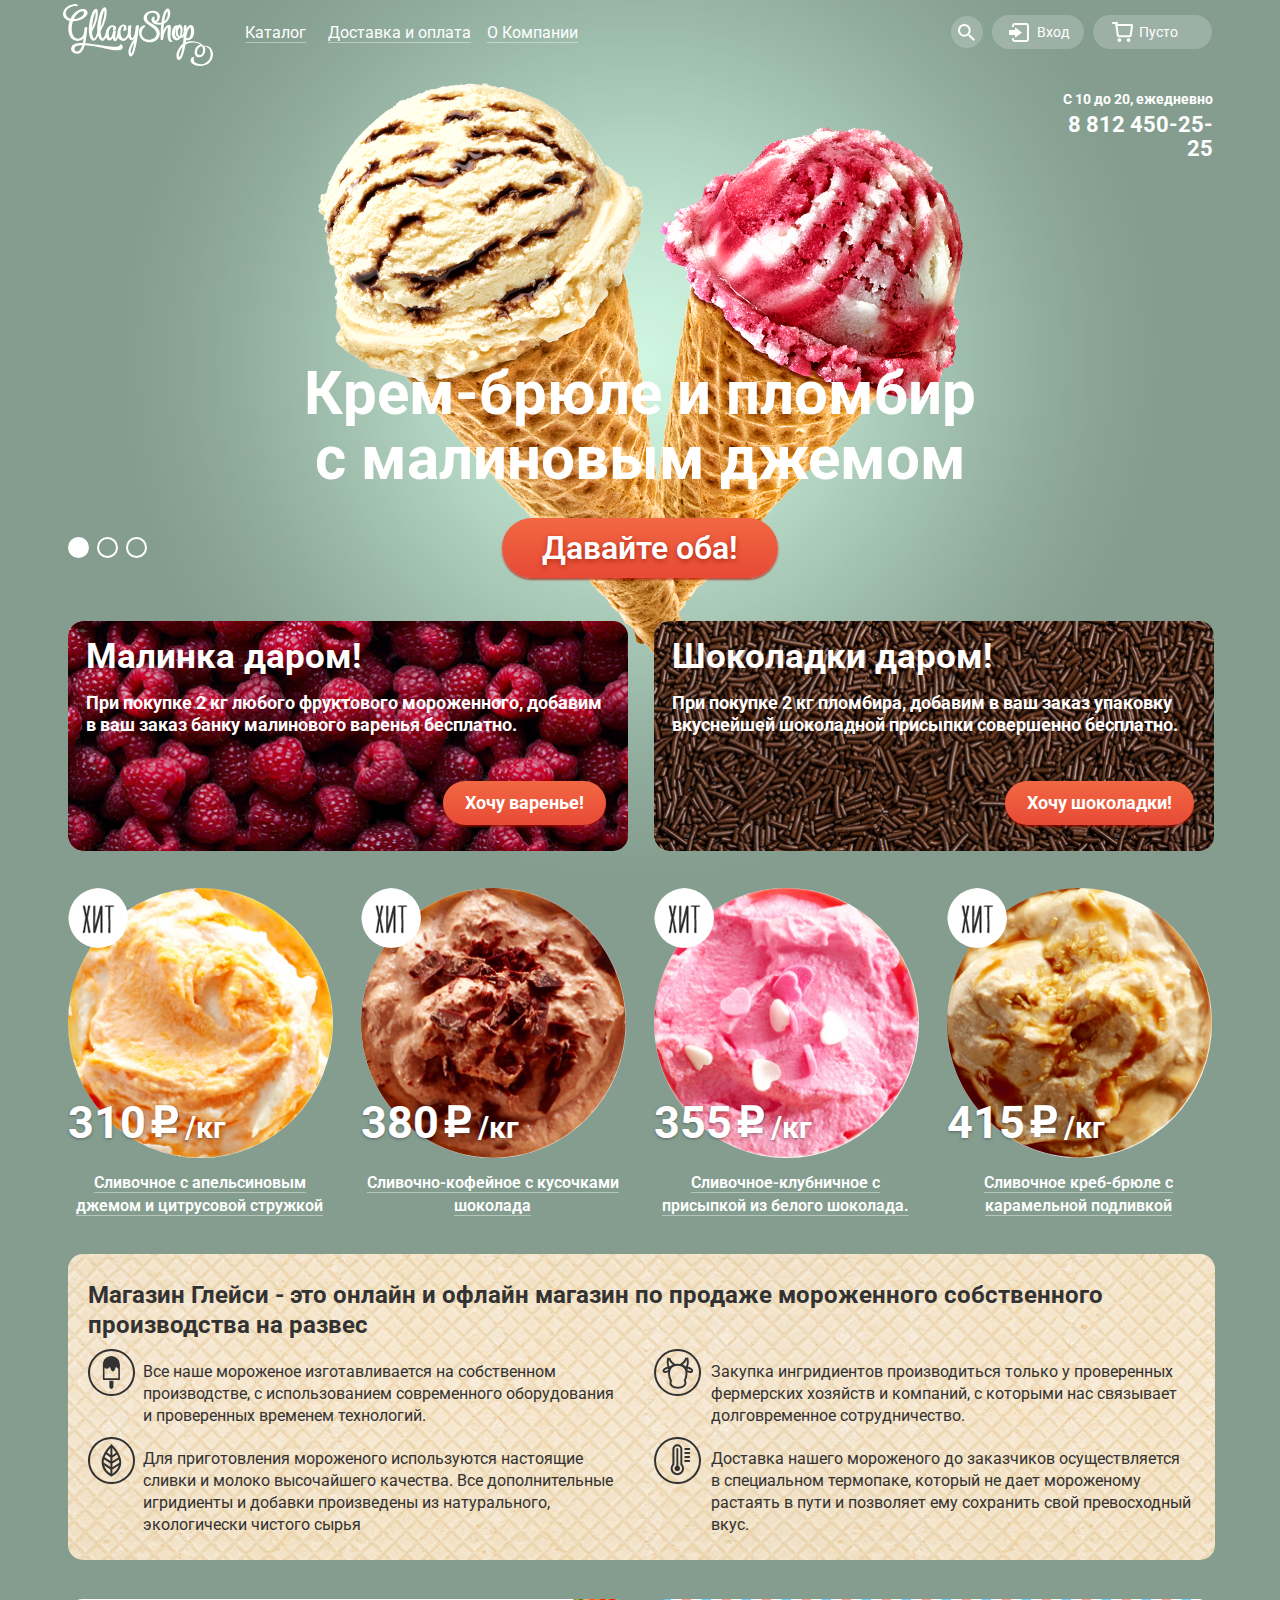
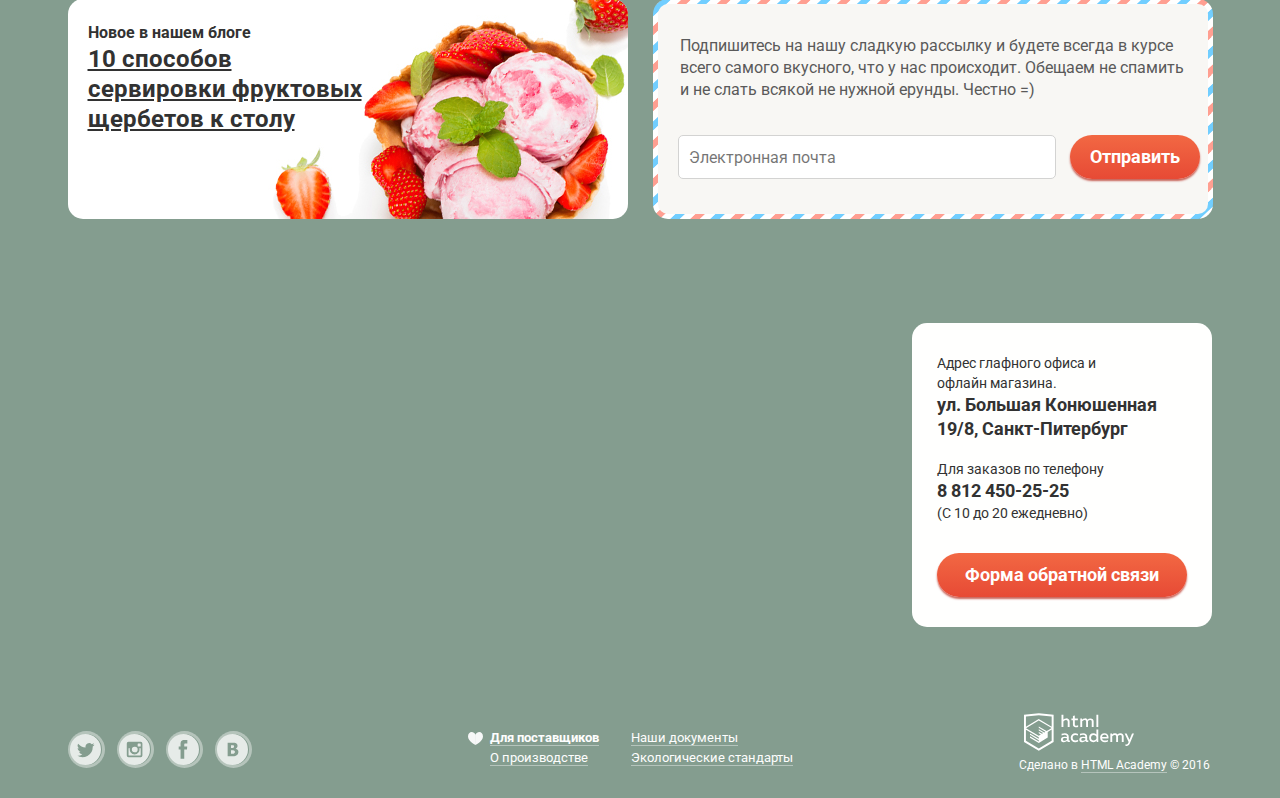
<file: index.html>
<!DOCTYPE html>
<html lang="ru">
<head>
  <meta charset="UTF-8">
  <link href="https://fonts.googleapis.com/css?family=Roboto:400,100,300,500,700&subset=latin,cyrillic" rel="stylesheet" type="text/css">
  <link rel="stylesheet" href="css/normalize.css">
  <link rel="stylesheet" href="css/style.css">
  <meta name="viewport" content="width = device-width">
  <title>Магазин Глейси</title>
</head>
<body>
  <input type="radio" id="btn-1" name="toggle" checked>
  <input type="radio" id="btn-2" name="toggle">
  <input type="radio" id="btn-3" name="toggle">
  <div class="site-wrapper">
  <header class="main-header">
    <div class="container clearfix">
    <h1 class="logo-main">GlassyShop
        <img src="img/logo.svg" width="150" height="70" alt="Лого">
    </h1>
    <nav class="main-nav">
      <ul class="main-nav-list">
        <li class="main-nav-item">
          <div class="dropdown">
            <a class="dropbtn trans-mod">
              <span>Каталог</span>
            </a>
              <div class="dropdown-content">
                <a href="#" class="dropdown-link novelty-mod">Новинки</a>
                <a href="catalog.html" class="dropdown-link">Сливочное</a>
                <a href="#" class="dropdown-link">Щербеты</a>
                <a href="#" class="dropdown-link">Фруктовый лед</a>
                <a href="#" class="dropdown-link">Мелорин</a>
              </div>
            </div>
        </li>
        <li class="main-nav-item">
          <a href="" class="main-nav-link trans-mod">
            <span>Доставка и оплата</span>
          </a>
        </li>
        <li class="main-nav-item">
          <a href="" class="main-nav-link trans-mod">
          <span>О Компании</span>
          </a>
        </li>
      </ul>
    </nav>
    <div class="user-block">
      <ul class="user-block-list">
        <li class="user-block-item">
          <div class="search-block">
            <a href="#" class="search-link">Поиск</a>
              <div class="search-dropdown-content">
                <form action="/echo">
                  <input class="search-form" type="text" placeholder="Что ищем?" id="search">
                  <label for="search"></label>
                </form>
              </div>
          </div>
        </li>
        <li class="user-block-item">
          <div class="login-block">
            <a href="#" class="login-link">Вход</a>
            <div class="login-dropdown-content">
              <form class="login-form" action="/echo">
                <input type="text" name="email" id="email" placeholder="Электронная почта">
                <label for="email"></label>
                <input type="password" name="password" id="pass" placeholder="Пароль">
                <label for="pass"></label>
                <input class="login-btn" type="submit" value="Войти" id="login">
                <label for="login"></label>
                <ul class="users-help-list">
                  <li class="users-help-item">
                    <a class="users-help-link" href="#">Забыли пароль?</a>
                  </li>
                  <li class="users-help-item">
                    <a class="users-help-link" href="#">Новая регистрация</a>
                  </li>
                </ul>
              </form>
            </div>
          </div>
        </li>
        <li class="user-block-item">
          <a href="#" class="basket">Пусто</a>
        </li>
        <li class="user-block-item menu-toggler">
          <a>Открыть меню</a>
        </li>
      </ul>
    </div>
    </div>
  </header>
  <main class="container clearfix">
    <div class="info-block">
      <span class="work-time">С 10 до 20, ежедневно</span>
      <span class="phone-number">8 812 450-25-25</span>
    </div>
    <div class="slider">
     <ul class="slider-pag-list">
      <li class="slider-pag-item">
        <div class="slide" id="slide1">
          <div class="slide-title">Крем-брюле и пломбир с малиновым джемом</div>
            <a class="slide-btn" href="#">Давайте оба!</a>
        </div>
      </li>
      <li class="slider-pag-item">
        <div class="slide" id="slide2">
          <div class="slide-title">Шоколадный пломбир и лиммоный сорбет</div>
            <a class="slide-btn" href="#">Давайте оба!</a>
        </div>
      </li>
      <li class="slider-pag-item">
        <div class="slide" id="slide3">
          <div class="slide-title">Пломбир с помадкой и клубничный щербет</div>
            <a class="slide-btn" href="#">Давайте оба!</a>
        </div>
      </li>
    </ul>
    <div class="slider-controls">
    <label for="btn-1"></label>
    <label for="btn-2"></label>
    <label for="btn-3"></label>
  </div>
  </div>

  <div class="banner-container clearfix">
    <section class="banner raspberries-mod">
      <h2 class="banner-title">Малинка даром!</h2>
        <p class="banner-desc">При покупке 2 кг любого фруктового мороженного, добавим
        в ваш заказ банку малинового варенья бесплатно.</p>
        <a class="banner-btn raspberries-btn-mod" href="#">Хочу варенье!</a>
    </section>
    <section class="banner chokolate-mod">
      <h2 class="banner-title">Шоколадки даром!</h2>
        <p class="banner-desc">При покупке 2 кг пломбира, добавим
        в ваш заказ упаковку вкуснейшей шоколадной присыпки совершенно бесплатно.</p>
        <a class="banner-btn chokolate-btn-mod" href="#">Хочу шоколадки!</a>
    </section>
  </div>
  <div class="hits-block clearfix">
    <ul class="hits-list">
      <li class="hits-list-item">
        <article class="hits-item">
          <div class="hits-image-wrap">
            <img class="hits-image" src="img/hits1.jpg" alt="Хиты" width="265" height="270">
          </div>
          <div class="hits-price">
            <span class="num">310</span>
            <span class="rub"></span>
            <span class="kilo">/кг</span>
          </div>
          <a class="hits-desc trans-mod" href="#">
            <span>Сливочное с апельсиновым джемом и цитрусовой стружкой</span>
          </a>
        </article>
      </li>
      <li class="hits-list-item">
        <article class="hits-item">
          <div class="hits-image-wrap">
            <img class="hits-image" src="img/hits2.jpg" alt="Хиты" width="265" height="270">
          </div>
          <div class="hits-price">
            <span class="num">380</span>
            <span class="rub"></span>
            <span class="kilo">/кг</span>
          </div>
          <a class="hits-desc trans-mod" href="#">
            <span>Сливочно-кофейное с кусочками шоколада</span>
          </a>
        </article>
      </li>
      <li class="hits-list-item">
        <article class="hits-item">
          <div class="hits-image-wrap">
            <img class="hits-image" src="img/hits3.jpg" alt="Хиты" width="265" height="270">
          </div>
          <div class="hits-price">
            <span class="num">355</span>
            <span class="rub"></span>
            <span class="kilo">/кг</span>
          </div>
          <a class="hits-desc trans-mod" href="#">
            <span>Сливочное-клубничное с присыпкой из белого шоколада.</span>
          </a>
        </article>
      </li>
      <li class="hits-list-item">
        <article class="hits-item">
          <div class="hits-image-wrap">
            <img class="hits-image" src="img/hits4.jpg" alt="Хиты" width="265" height="270">
          </div>
          <div class="hits-price">
            <span class="num">415</span>
            <span class="rub"></span>
            <span class="kilo">/кг</span>
          </div>
          <a class="hits-desc trans-mod" href="#">
            <span>Сливочное креб-брюле с карамельной подливкой</span>
          </a>
        </article>
      </li>
    </ul>
  </div>
  <div class="seo-block clearfix">
    <h3 class="seo-title">Магазин Глейси - это онлайн и офлайн магазин по продаже мороженного собственного производства на развес</h3>
   <ul class="seo-list">
    <li class="seo-item">
      <div class="seo-image seo-image-one"></div>
      <p class="seo-desc">Все наше мороженое изготавливается на собственном производстве, с использованием современного оборудования и проверенных временем технологий.</p>
    </li>
    <li class="seo-item">
     <div class="seo-image seo-image-two"></div>
      <p class="seo-desc">Закупка ингридиентов производиться только у проверенных фермерских хозяйств и компаний, с которыми нас связывает долговременное сотрудничество.</p>
    </li>
    <li class="seo-item">
     <div class="seo-image seo-image-three"></div>
      <p class="seo-desc">Для приготовления мороженого используются настоящие сливки и молоко высочайшего качества. Все дополнительные игридиенты и добавки произведены из натурального, экологически чистого сырья</p>
    </li>
    <li class="seo-item">
     <div class="seo-image seo-image-four"></div>
      <p class="seo-desc">Доставка нашего мороженого до заказчиков осуществляется в специальном термопаке, который не дает мороженому растаять в пути и позволяет ему сохранить свой превосходный вкус.</p>
    </ul>
  </div>
  <div class="news-container clearfix">
    <div class="news-block">
      <a href="#">
        <span class="news-title">Новое в нашем блоге</span>
        <span class="news-desc">10 способов сервировки фруктовых щербетов к столу</span>
      </a>
    </div>
    <div class="mail-block-wrapper">
     <div class="mail-block">
      <p class="mail-desc">Подпишитесь на нашу сладкую рассылку и будете всегда в курсе всего самого вкусного, что у нас происходит. Обещаем не спамить и не слать всякой не нужной ерунды. Честно =) </p>
      <form class="mail-form" action="/echo" method="post">
        <input type="text" id="mail-form" placeholder="Электронная почта">
        <label for="mail-form"></label>
        <input class="mail-form-btn" type="submit" value="Отправить">
      </form>
    </div>
  </div>
  </div>
  <div class="map-block">
    <div class="map">
      <iframe src="https://www.google.com/maps/embed?pb=!1m18!1m12!1m3!1d1998.5991043651586!2d30.320894616097!3d59.938794181876254!2m3!1f0!2f0!3f0!3m2!1i1024!2i768!4f13.1!3m3!1m2!1s0x4696310fca5ba729%3A0xea9c53d4493c879f!2z0JHQvtC70YzRiNCw0Y8g0JrQvtC90Y7RiNC10L3QvdCw0Y8g0YPQuy4sIDE5LCDQodCw0L3QutGCLdCf0LXRgtC10YDQsdGD0YDQsywg0KDQvtGB0YHQuNGPLCAxOTExODY!5e0!3m2!1sru!2s!4v1462888407703" width="1200" height="430" allowfullscreen frameborder="0"></iframe>
    </div>
    <div class="adress-block">
      <span>Адрес глафного офиса и офлайн магазина.</span>
      <span class="adress-block-element">ул. Большая Конюшенная 19/8, Санкт-Питербург</span>
      <span>Для заказов по телефону</span>
      <span>8 812 450-25-25</span>
      <span>(С 10 до 20 ежедневно)</span>
      <a class="address-block-btn" href="form.html">Форма обратной связи</a>
    </div>
  </div>
</main>
<footer class="main-footer">
  <div class="container clearfix">
    <div class="footer-social">
      <ul class="social-list">
        <li class="social-item">
          <a href="#" class="social-btn  social-btn-tw">Твиттер</a>
        </li>
        <li class="social-item">
          <a href="#" class="social-btn  social-btn-insta">Инстаграм</a>
        </li>
        <li class="social-item">
          <a href="#" class="social-btn  social-btn-fb">Фейсбук</a>
        </li>
        <li class="social-item">
          <a href="#" class="social-btn  social-btn-vk">Вконтакте</a>
        </li>
      </ul>
    </div>
    <div class="footer-info">
      <div class="footer-info-block">
        <ul class="info-list">
          <li class="info-item">
            <a href="#" class="info-link trans-mod info-link-mod">
            <span>Для поставщиков</span>
            </a>
          </li>
          <li class="info-item">
            <a href="#" class="info-link trans-mod">
              <span>Наши документы</span>
            </a>
          </li>
            <li class="info-item"><a href="#" class="info-link trans-mod">
             <span>О производстве</span>
            </a>
            </li>
            <li class="info-item"><a href="#" class="info-link trans-mod">
              <span>Экологические стандарты</span>
            </a>
            </li>
          </ul>
        </div>
      </div>
    <div class="footer-copyright">
      <div class="footer-logo">
        <a href="#">Лого
          <img src="img/footer_logo.svg" alt="Footer-logo" width="110" height="40">
        </a>
      </div>
      <span class="footer-made">Сделано в <a class="footer-link-mod trans-mod" href="https://htmlacademy.ru"><span class="footer-url">HTML Academy</span></a> © 2016</span>
    </div>
  </div>
</footer>
<div class="popup-overlay">
<div class="popup">
  <button class="popup-content-close" type="button" title="Закрыть">Закрыть</button>
  <span class="popup-title">Мы обязательно вам ответим!</span>
  <form class="popup-form" action="/echo" method="post">
    <input class="popup-user-field" type="text" name="user-name" id="uname" placeholder="Как вас зовут?" required>
    <label for="uname"></label>
    <input class="popup-mail-field" type="text" name="user-mail" id="umail" placeholder="Ваша почта для ответа?" required>
    <label for="umail"></label>
    <textarea class="popup-text-field" name="comment" cols="30" rows="6">Напишите что-нибудь...</textarea>
    <input class="popup-btn" type="submit" value="Отправить">
  </form>
</div>
    </div>
    <script src="js/popup.js"></script>
</body>
</html>
</file>
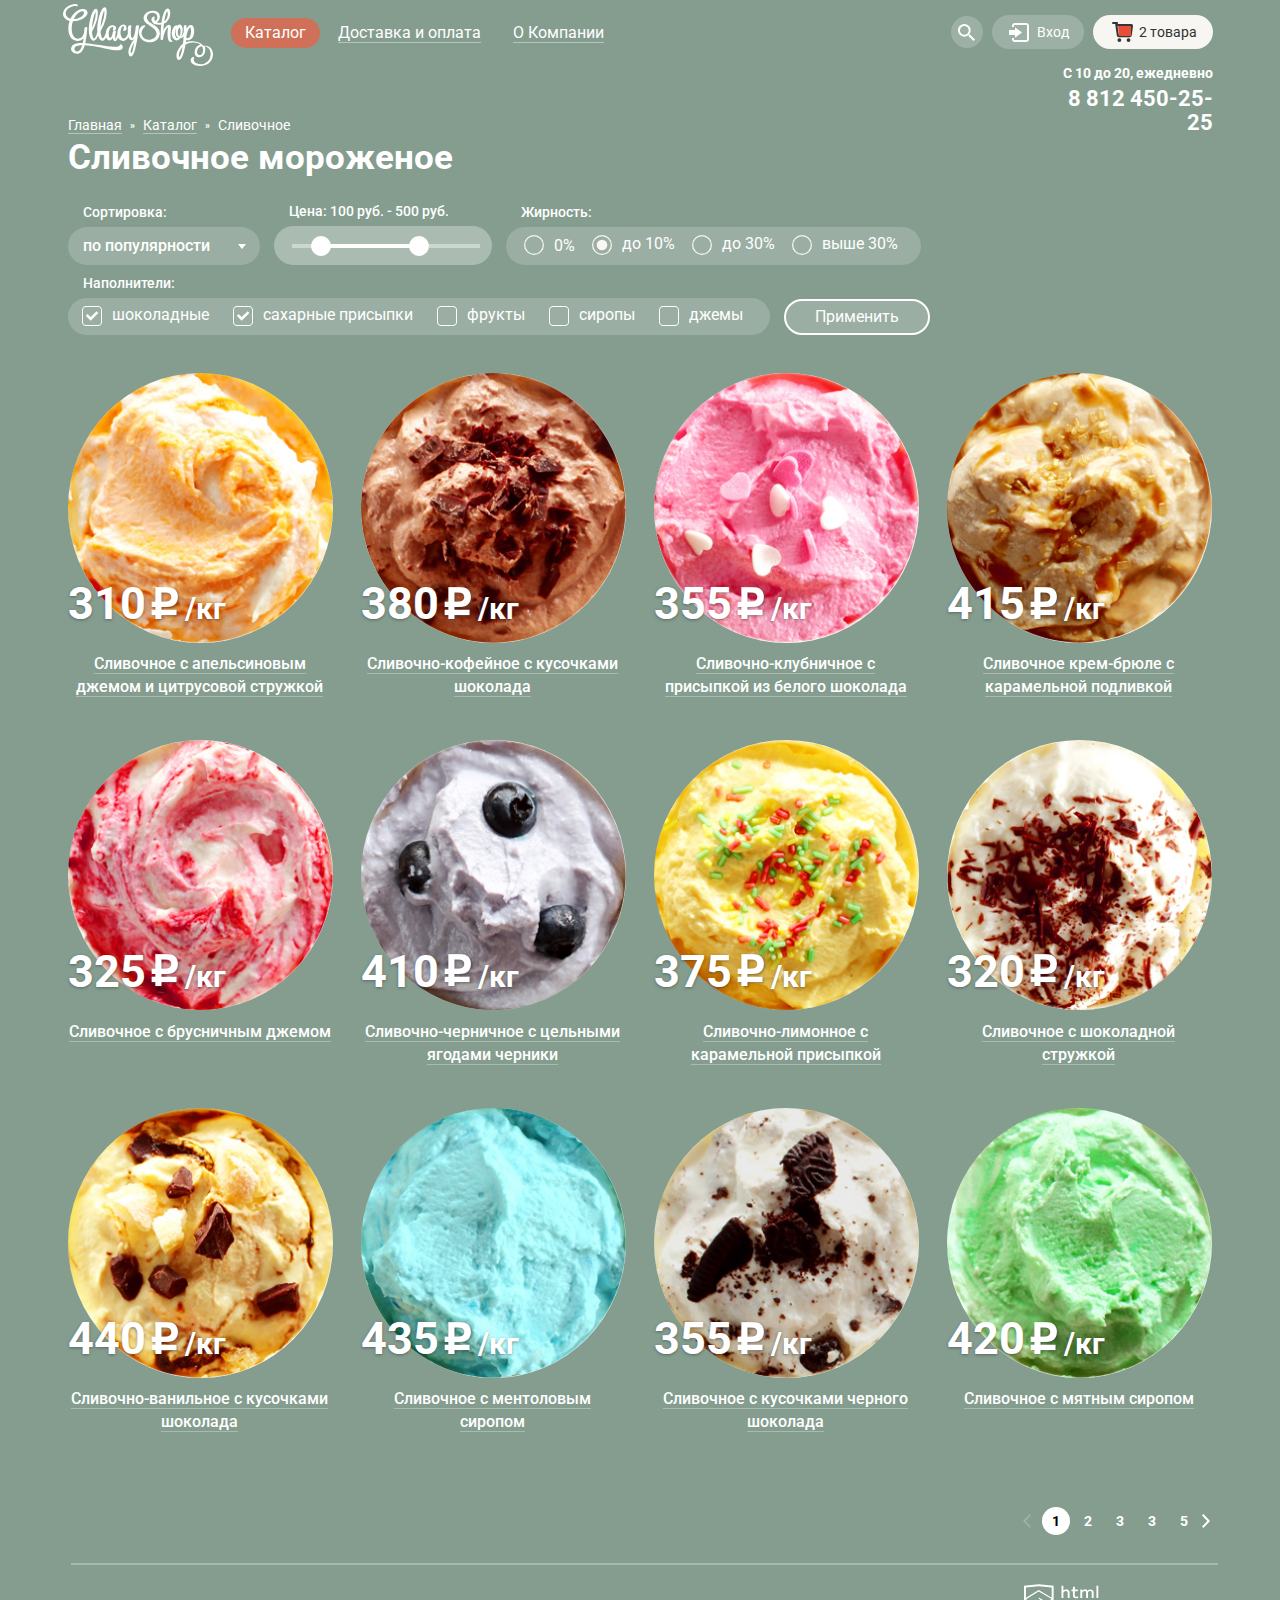
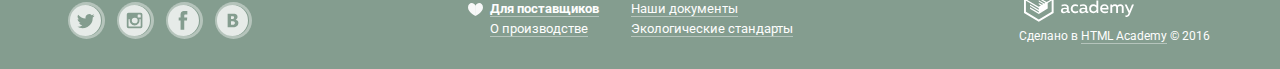
<file: catalog.html>
<!DOCTYPE html>
<html lang="ru">
<head>
    <meta charset="UTF-8">
    <link href="https://fonts.googleapis.com/css?family=Roboto:400,100,300,500,700&subset=latin,cyrillic" rel="stylesheet" type="text/css">
    <link rel="stylesheet" href="css/normalize.css">
    <link rel="stylesheet" href="css/style.min.css">
    <title>Каталог</title>
</head>
<body>
  <header class="main-header">
    <div class="container clearfix">
      <div class="logo-main">
        <a href="index.html">GlassyShop
          <img src="img/logo.svg" width="150" height="70" alt="Лого">
        </a>
      </div>
    <nav class="main-nav">
      <ul class="main-nav-list">
        <li class="main-nav-item">
          <div class="dropdown">
            <a class="dropbtn current-page" href="#">Каталог</a>
              <div class="dropdown-content">
                <span class="dropdown-link novelty-mod">Новинки</span>
                <a href="catalog.html" class="dropdown-link current-link">Сливочное</a>
                <a href="#" class="dropdown-link">Щербеты</a>
                <a href="#" class="dropdown-link">Фруктовый лед</a>
                <a href="#" class="dropdown-link">Мелорин</a>
              </div>
            </div>
        </li>
        <li class="main-nav-item">
           <a href="" class="main-nav-link trans-mod">
            <span>Доставка и оплата</span>
          </a>
        </li>
        <li class="main-nav-item">
          <a href="" class="main-nav-link trans-mod">
          <span>О Компании</span>
          </a>
        </li>
      </ul>
    </nav>
    <div class="user-block">
      <ul class="user-block-list">
        <li class="user-block-item">
          <div class="search-block">
            <a href="#" class="search-link">Поиск</a>
              <div class="search-dropdown-content">
                <form action="/echo">
                  <input class="search-form" type="text" placeholder="Что ищем?" id="search">
                  <label for="search"></label>
                </form>
              </div>
          </div>
        </li>
        <li class="user-block-item">
          <div class="login-block">
            <a href="#" class="login-link">Вход</a>
            <div class="login-dropdown-content">
              <form class="login-form" action="/echo">
                <input type="text" name="email" id="email" placeholder="Электронная почта">
                <label for="email"></label>
                <input type="password" name="password" id="pass" placeholder="Пароль">
                <label for="pass"></label>
                <input class="login-btn" type="submit" value="Войти" id="login">
                <label for="login"></label>
                <ul class="users-help-list">
                  <li class="users-help-item">
                    <a class="users-help-link" href="#">Забыли пароль?</a>
                  </li>
                  <li class="users-help-item">
                    <a class="users-help-link" href="#">Новая регистрация</a>
                  </li>
                </ul>
              </form>
            </div>
          </div>
        </li>
        <li class="user-block-item">
          <a href="#" class="basket-catalog">2 товара</a>
        </li>
      </ul>
    </div>
    <div class="info-block">
      <span class="work-time">С 10 до 20, ежедневно</span>
      <span class="phone-number">8 812 450-25-25</span>
    </div>
    </div>
  </header>
  <main class="container clearfix">
    <div class="breadcrumbs">
      <ul class="breadcrumbs-list">
        <li class="breadcrumbs-item"><a href="index.html" class="breadcrumbs-link trans-mod">Главная</a></li>
        <li class="breadcrumbs-item"><a href="#" class="breadcrumbs-link trans-mod">Каталог</a></li>
        <li class="breadcrumbs-item"><a class="breadcrumbs-link current">Сливочное</a></li>
      </ul>
    </div>
    <h1 class="section-titile">Сливочное мороженое</h1>
    <div class="filter-container">
      <form action="/echo" method="post">
        <div class="filter-block-wrap">
          <div class="block-wrap">
            <div>
              <span class="filter-desc">Сортировка:</span>
            </div>
            <div class="sort-block">
              <label>
                <select class="select-section" name="sort">
                  <option class="option-section" value="со популярности">по популярности</option>
                  <option class="option-section" value="сначала недорогие">сначала недорогие</option>
                  <option class="option-section" value="сначала дорогие">сначала дорогие</option>
                  <option class="option-section" value="по жирности">по жирности</option>
                </select>
              </label>
          </div>
          </div>
          <div class="block-wrap">
            <div class="filter-desc">
              <span>Цена:</span>
              <span>100 руб.</span>
              <span>-</span>
              <span>500 руб.</span>
            </div>
            <div class="price-filter">
            <div class="range-filter">
              <div class="range-controls">
                <div class="scale">
                  <div class="bar"></div>
                </div>
                <div class="toggle min-toggle"></div>
                <div class="toggle max-toggle"></div>
              </div>
            </div>
          </div>
        </div>
        <div class="block-wrap">
          <div class="filter-desc">
            <span>Жирность:</span>
          </div>
          <div class="radio-section">
            <input class="radio-btn" type="radio" name="radio-button" id="first">
            <label for="first" class="radio-mod"><span>0%</span></label>
            <input class="radio-btn" type="radio" name="radio-button" id="second" checked>
            <label for="second">до 10%</label>
            <input class="radio-btn" type="radio" name="radio-button" id="third">
            <label for="third">до 30%</label>
            <input class="radio-btn" type="radio" name="radio-button" id="fourth">
            <label for="fourth">выше 30%</label>
          </div>
        </div>
        </div>
        <div class="filter-block-wrap">
          <div class="block-wrap">
            <div>
              <span class="filter-desc">Наполнители:</span>
            </div>
            <div class="checkbox-section">
              <input class="checkbox-field" type="checkbox" name="chokolate" id="choco" checked>
              <label for="choco">шоколадные</label>
              <input class="checkbox-field" type="checkbox" name="sugar" id="sugar" checked>
              <label for="sugar">сахарные присыпки</label>
              <input class="checkbox-field" type="checkbox" name="fruit" id="fruit">
              <label for="fruit">фрукты</label>
              <input class="checkbox-field" type="checkbox" name="syrup" id="syrup">
              <label for="syrup">сиропы</label>
              <input class="checkbox-field" type="checkbox" name="jam" id="jam">
              <label for="jam">джемы</label>
            </div>
          </div>
          <div class="block-wrap">
            <div class="form-button">
              <input class="submit-btn" type="submit" value="Применить">
            </div>
          </div>
          </div>
      </form>
      </div>
      <div class="item-container">
        <div class="items-gallery">
          <ul class="gallery-list">
            <li class="gallery-list-item">
              <div class="gallery-block">
                <article class="gallery-item">
                  <div class="gallery-image-wrap">
                    <img class="gallery-image" src="img/product1.jpg" alt="Мороженое" width="265" height="270">
                  </div>
                  <div class="hits-price">
                    <span class="num">310</span>
                    <span class="rub"></span>
                    <span class="kilo">/кг</span>
                  </div>
                  <span class="gallery-link">Сливочное с апельсиновым джемом и цитрусовой стружкой</span>
                  <div class="fast-view-content">
                  <a class="fast-view-link" href="#">Быстрый просмотр</a>
                  </div>
                </article>
              </div>
            </li>
            <li class="gallery-list-item">
            <div class="gallery-block">
              <article class="gallery-item">
                <div class="gallery-image-wrap">
                  <img class="gallery-image" src="img/product2.jpg" alt="Мороженое" width="265" height="270">
                </div>
                <div class="hits-price">
                  <span class="num">380</span>
                  <span class="rub"></span>
                  <span class="kilo">/кг</span>
                </div>
                <span class="gallery-link">Сливочно-кофейное с кусочками шоколада</span>
                <div class="fast-view-content">
                  <a class="fast-view-link" href="#">Быстрый просмотр</a>
                </div>
              </article>
              </div>
            </li>
            <li class="gallery-list-item">
            <div class="gallery-block">
              <article class="gallery-item">
                <div class="gallery-image-wrap">
                  <img class="gallery-image" src="img/product3.jpg" alt="Мороженое" width="265" height="270">
                </div>
                <div class="hits-price">
                  <span class="num">355</span>
                  <span class="rub"></span>
                  <span class="kilo">/кг</span>
                </div>
                <span class="gallery-link">Сливочно-клубничное с присыпкой из белого шоколада</span>
                <div class="fast-view-content">
                  <a class="fast-view-link" href="#">Быстрый просмотр</a>
                </div>
              </article>
              </div>
            </li>
            <li class="gallery-list-item">
            <div class="gallery-block">
              <article class="gallery-item">
                <div class="gallery-image-wrap">
                  <img class="gallery-image" src="img/product4.jpg" alt="Мороженое" width="265" height="270">
                </div>
                <div class="hits-price">
                  <span class="num">415</span>
                  <span class="rub"></span>
                  <span class="kilo">/кг</span>
                </div>
                <span class="gallery-link">Сливочное крем-брюле с карамельной подливкой</span>
                <div class="fast-view-content">
                  <a class="fast-view-link" href="#">Быстрый просмотр</a>
                </div>
              </article>
              </div>
            </li>
            <li class="gallery-list-item">
              <div class="gallery-block">
              <article class="gallery-item">
                <div class="gallery-image-wrap">
                  <img class="gallery-image" src="img/product5.jpg" alt="Мороженое" width="265" height="270">
                </div>
                <div class="hits-price">
                  <span class="num">325</span>
                  <span class="rub"></span>
                  <span class="kilo">/кг</span>
                </div>
                <span class="gallery-link">Сливочное с брусничным джемом</span>
                <div class="fast-view-content">
                  <a class="fast-view-link" href="#">Быстрый просмотр</a>
                </div>
              </article>
              </div>
            </li>
            <li class="gallery-list-item">
            <div class="gallery-block">
              <article class="gallery-item">
                <div class="gallery-image-wrap">
                  <img class="gallery-image" src="img/product6.jpg" alt="Мороженое" width="265" height="270">
                </div>
                <div class="hits-price">
                  <span class="num">410</span>
                  <span class="rub"></span>
                  <span class="kilo">/кг</span>
                </div>
                <span class="gallery-link">Сливочно-черничное с цельными ягодами черники </span>
                <div class="fast-view-content">
                  <a class="fast-view-link" href="#">Быстрый просмотр</a>
                </div>
              </article>
              </div>
            </li>
            <li class="gallery-list-item">
              <div class="gallery-block">
              <article class="gallery-item">
                <div class="gallery-image-wrap">
                  <img class="gallery-image" src="img/product7.jpg" alt="Мороженое" width="265" height="270">
                </div>
                <div class="hits-price">
                  <span class="num">375</span>
                  <span class="rub"></span>
                  <span class="kilo">/кг</span>
                </div>
                <span class="gallery-link">Сливочно-лимонное с карамельной присыпкой</span>
                <div class="fast-view-content">
                  <a class="fast-view-link" href="#">Быстрый просмотр</a>
                </div>
              </article>
              </div>
            </li>
            <li class="gallery-list-item">
            <div class="gallery-block">
              <article class="gallery-item">
                <div class="gallery-image-wrap">
                  <img class="gallery-image" src="img/product8.jpg" alt="Мороженое" width="265" height="270">
                </div>
                <div class="hits-price">
                  <span class="num">320</span>
                  <span class="rub"></span>
                  <span class="kilo">/кг</span>
                </div>
                <span class="gallery-link">Сливочное с шоколадной стружкой</span>
                <div class="fast-view-content">
                  <a class="fast-view-link" href="#">Быстрый просмотр</a>
                </div>
              </article>
              </div>
            </li>
            <li class="gallery-list-item">
            <div class="gallery-block">
              <article class="gallery-item">
                <div class="gallery-image-wrap">
                  <img class="gallery-image" src="img/product9.jpg" alt="Мороженое" width="265" height="270">
                </div>
                <div class="hits-price">
                  <span class="num">440</span>
                  <span class="rub"></span>
                  <span class="kilo">/кг</span>
                </div>
                <span class="gallery-link">Сливочно-ванильное с кусочками шоколада</span>
                <div class="fast-view-content">
                  <a class="fast-view-link" href="#">Быстрый просмотр</a>
                </div>
              </article>
              </div>
            </li>
            <li class="gallery-list-item">
            <div class="gallery-block">
              <article class="gallery-item">
                <div class="gallery-image-wrap">
                  <img class="gallery-image" src="img/product10.jpg" alt="Мороженое" width="265" height="270">
                </div>
                <div class="hits-price">
                  <span class="num">435</span>
                  <span class="rub"></span>
                  <span class="kilo">/кг</span>
                </div>
                <span class="gallery-link">Сливочноe с ментоловым сиропом</span>
                <div class="fast-view-content">
                  <a class="fast-view-link" href="#">Быстрый просмотр</a>
                </div>
              </article>
              </div>
            </li>
            <li class="gallery-list-item">
            <div class="gallery-block">
              <article class="gallery-item">
                <div class="gallery-image-wrap">
                  <img class="gallery-image" src="img/product11.jpg" alt="Мороженое" width="265" height="270">
                </div>
                <div class="hits-price">
                  <span class="num">355</span>
                  <span class="rub"></span>
                  <span class="kilo">/кг</span>
                </div>
                <span class="gallery-link">Сливочное с кусочками черного шоколада</span>
                <div class="fast-view-content">
                  <a class="fast-view-link" href="#">Быстрый просмотр</a>
                </div>
              </article>
              </div>
            </li>
            <li class="gallery-list-item">
            <div class="gallery-block">
              <article class="gallery-item">
                <div class="gallery-image-wrap">
                  <img class="gallery-image" src="img/product12.jpg" alt="Мороженое" width="265" height="270">
                </div>
                <div class="hits-price">
                  <span class="num">420</span>
                  <span class="rub"></span>
                  <span class="kilo">/кг</span>
                </div>
                <span class="gallery-link">Сливочное с мятным сиропом</span>
                <div class="fast-view-content">
                  <a class="fast-view-link" href="#">Быстрый просмотр</a>
                </div>
              </article>
              </div>
            </li>
          </ul>
        </div>
      </div>
      <div class="pag">
        <ul class="pag-list">
          <li class="pag-item">
            <a href="#prev" class="pag-link pag-prev">Назад</a>
          </li>
          <li class="pag-item">
            <a href="#" class="pag-link current">1</a>
          </li>
          <li class="pag-item">
            <a href="#" class="pag-link">2</a>
          </li>
          <li class="pag-item">
            <a href="#" class="pag-link">3</a>
          </li>
          <li class="pag-item">
            <a href="#" class="pag-link">3</a>
          </li>
          <li class="pag-item">
            <a href="#" class="pag-link">5</a>
          </li>
          <li class="pag-item">
            <a href="#next" class="pag-link pag-next">Вперед</a>
          </li>
        </ul>
      </div>
  </main>
  <footer class="main-footer">
  <div class="container clearfix">
    <div class="footer-social">
      <ul class="social-list">
        <li class="social-item">
          <a href="#" class="social-btn  social-btn-tw">Твиттер</a>
        </li>
        <li class="social-item">
          <a href="#" class="social-btn  social-btn-insta">Инстаграм</a>
        </li>
        <li class="social-item">
          <a href="#" class="social-btn  social-btn-fb">Фейсбук</a>
        </li>
        <li class="social-item">
          <a href="#" class="social-btn  social-btn-vk">Вконтакте</a>
        </li>
      </ul>
    </div>
    <div class="footer-info">
      <div class="footer-info-block">
        <ul class="info-list">
          <li class="info-item">
           <a href="#" class="info-link trans-mod info-link-mod">
            <span>Для поставщиков</span>
            </a>
          </li>
          <li class="info-item">
           <a href="#" class="info-link trans-mod">
              <span>Наши документы</span>
            </a>
        </ul>
        <div class="footer-info-block">
          <ul class="info-list">
            <li class="info-item">
            <a href="#" class="info-link trans-mod">
             <span>О производстве</span>
            </a>
            <li class="info-item">
              <a href="#" class="info-link trans-mod">
                <span>Экологические стандарты</span>
              </a>
            </li>
          </ul>
        </div>
      </div>
    </div>
    <div class="footer-copyright">
      <div class="footer-logo">
        <a href="#">Лого
          <img src="img/footer_logo.svg" alt="Footer-logo" width="110" height="40">
        </a>
      </div>
      <span class="footer-made">Сделано в <a class="footer-link-mod trans-mod" href="https://htmlacademy.ru"><span class="footer-url">HTML Academy</span></a> © 2016</span>
    </div>
  </div>
</footer>
</body>
</html>
</file>
<file: css/style.css>
body {
  font: bold 18px/1.2 "Roboto", "Arial", sans-serif;
  min-width: 1200px;
  color: #ffffff;
  background-color: #849d8f;
}
body > input[type="radio"] {
  display: none;
}
.clearfix::after {
  content: "";
  display: table;
  clear: both;
}
.container {
  width: 1145px;
  margin: 0 auto;
  padding: 0 27px;
}
.logo-main img {
  margin-left: -5px;
}
.logo-main {
  float: left;
  width: 150px;
  min-height: 65px;
  padding: 0;
  margin: 0;
  font-size: 0px;
}
.main-nav {
  float: left;
  width: auto;
  min-height: 65px;
  margin-left: 13px;
}
.main-nav-list {
  padding: 0;
  margin: 0;
  list-style: none;
  font-size: 0;
}
.main-nav-item {
  display: inline-block;
  vertical-align: top;
  font-size: 16px;
  line-height: 18px;
  font-weight: normal;
}
.main-nav-link {
  position: relative;
  display: block;
  padding: 6px 8px;
  margin-top: 18px;
  border-radius: 50px;
  color: #ffffff;
  text-decoration: none;
}
.main-nav-link:hover {
  background: #f8f7f4;
  color: #000000;
}
.main-nav-link span {
  border-bottom: 1px solid rgba(255, 255, 255, 0.4);
}
.main-nav-link:hover span {
  border-bottom: 1px solid #000000;
}
.dropbtn {
  display: block;
  padding: 6px 14px;
  color: #ffffff;
  border: none;
  outline: none;
  cursor: pointer;
  text-decoration: none;
}
.dropbtn span {
  border-bottom: 1px solid rgba(255, 255, 255, 0.4);
}
.dropbtn:hover span {
  border-bottom: 1px solid #000000;
}
.dropdown {
  position: relative;
  display: inline-block;
  vertical-align: top;
  margin-top: 18px;
}
.dropdown-content {
  opacity: 0;
  pointer-events: none;
  -webkit-transition: opacity .3s ease;
  transition: opacity .3s ease;
  position: absolute;
  top: calc(100% + 5px);
  left: -7px;
  width: 142px;
  min-height: 170px;
  box-shadow: 0px 20px 20px 0px rgba(0,0,0,0.4);
  background-color: #f8f7f4;
  border-radius: 5px;
  z-index: 10;
}
.dropdown-content:before {
  content: "";
  position: absolute;
  bottom: 100%;
  left: 0;
  height: 5px;
  width: 100%;
}
.dropdown-link:first-child:before {
  content: "";
  position: absolute;
  border: 1px solid rgba(53, 53, 53, 0.2);
  width: 89%;
  top: 35px;
  left:6px;
}
.dropdown-link {
  display: block;
  padding: 11px 20px;
  color: #323232;
  text-decoration: none;
  text-align: left;
  font-size: 14px;
  font-weight: normal;
  line-height: 16px;
}
.dropdown-link:first-child {
  border-radius: 5px 5px 0 0;
}
.dropdown-link.novelty-mod {
  font-weight: bold;
  pointer-events: none;
}
.dropdown-link:last-child {
  margin-bottom: 0;
  border-radius: 0 0 5px 5px;
}
.dropdown-link:hover {
  background-color: #fbded7;
  }
.dropdown-link:active {
  background: #f6b5a5;
}
.dropdown:hover .dropdown-content {
  opacity: 1;
  pointer-events: auto;
}
.dropbtn:hover {
  background-color: #f7f6f3;
  border-radius: 50px;
  color: #000000;
}
.dropbtn:active {
  color: #000000;
  border-radius: 50px;
  background: #ededed;
  box-shadow: inset 0 2px 1px rgba(105, 105, 105, 1);
}
.main-nav-link:active {
  color: #000000;
  border-radius: 50px;
  background: #ededed;
  box-shadow: inset 0 2px 1px rgba(105, 105, 105, 1);
}
.user-block {
  float: right;
  width: 573px;
  min-height: 65px;
  text-align: right;
}
.user-block-item {
  display: inline-block;
  font-size: 14px;
  line-height: 16px;
  font-weight: normal;
  vertical-align: middle;
  margin-top: 15px;
  margin-left: 9px;
}
.user-block-list {
  padding: 0;
  margin: 0;
  list-style: none;
  font-size: 0;
}
.search-link {
  display: block;
  width: 32px;
  height: 32px;
  font-size: 0;
  border-radius: 50%;
  background: rgba(255, 255, 255, 0.2) url("../img/lens.svg") no-repeat 50% 50%;
}
.search-link:hover {
  background: #f8f7f4 url("../img/lens_hover.svg") no-repeat 50% 50%;
}
.search-block {
  position: relative;
}
.search-dropdown-content {
  opacity: 0;
  pointer-events: none;
  -webkit-transition: opacity .3s ease;
  transition: opacity .3s ease;
  position: absolute;
  right: 0;
  top: calc(100% + 5px);
  width: 340px;
  min-height: 63px;
  border-radius: 5px;
  background-color: #f8f7f4;
  box-shadow: 0px 20px 20px 0px rgba(0,0,0,0.2);
  z-index: 15;
}
.search-dropdown-content:before {
  content: "";
  position: absolute;
  bottom: 100%;
  right: 0;
  height: 5px;
  width: 100%;
}
.search-form {
  padding: 14px 15px;
  margin: 18px 15px;
  width: 279px;
  border: 1px solid #d3d3d2;
  border-radius: 5px;
}
.search-form:hover {
  border: 2px solid #c7c6c5;
  padding: 13px 14px;
}
.search-form:focus {
  border: 2px solid #8fbdec;
  padding: 13px 14px;
  border-radius: 5px;
}
.search-block:hover .search-dropdown-content {
  display: block;
  opacity: 1;
  pointer-events: auto;
}
.login-link {
  display: block;
  padding: 9px 15px;
  padding-left: 45px;
  white-space: nowrap;
  color: #ffffff;
  text-decoration: none;
  border-radius: 50px;
  background: rgba(255, 255, 255, 0.2) url("../img/login.svg") no-repeat 24% 50%;
}
.login-link:hover {
  color: #000000;
  background: #f8f7f4 url("../img/login_hover.svg") no-repeat 24% 50%;
}
.login-block {
  position: relative;
}
.login-dropdown-content {
  opacity: 0;
  pointer-events:none;
  position: absolute;
  -webkit-transition: opacity .3s ease;
  transition: opacity .3s ease;
  right: -3px;
  top: calc(100% + 5px);
  width: 276px;
  min-height: 215px;
  border-radius: 5px;
  background: #f8f7f4;
  box-shadow: 0px 20px 20px 0px rgba(0,0,0,0.2);
  z-index: 10;
}
.login-dropdown-content:before {
  content: "";
  position: absolute;
  bottom: 100%;
  right: 0;
  height: 5px;
  width: 100%;
  }
.login-form input[type="text"],
.login-form input[type="password"] {
  width: 210px;
  margin: 18px 15px;
  margin-bottom: 18px;
  padding: 10px 15px;

  font-size: 14px;
  line-height: 24px;
  font-family: "Roboto", "Arial", sans-serif;
  background: #ffffff;
  border: 1px solid #d3d3d2;
  border-radius: 5px;
  }
.login-form input[type="password"] {
  margin-top: 0;
}
.login-form input[type="text"]:hover,
.login-form input[type="password"]:hover {
  border: 2px solid #c7c6c5;
  padding: 9px 14px;
}
.login-form input[type="text"]:focus,
.login-form input[type="password"]:focus {
  border: 2px solid #8fbdec;
  padding: 9px 14px;
}
.login-btn {
  float: left;
  padding: 10px 25px;
  margin-left: 20px;
  font-size: 18px;
  line-height: 24px;
  color: #ffffff;
  text-decoration: none;
  text-shadow: 0 2px 5px rgba(160, 32, 11, 0.76);
  background: #f26843;
  background: -webkit-linear-gradient(top, #f26843 0%, #e74a35 100%);
  background:         linear-gradient(to bottom, #f26843 0%, #e74a35 100%);
  border-radius: 50px;
  border: none;
  box-shadow: 0 2px 2px rgba(172, 16, 0, 0.64);
  }
.users-help-list {
  padding: 0;
  margin: 0;
  list-style: none;
  }
.users-help-item {
  float: left;
  margin-left: 18px;
  margin-bottom: -3px;
}
.users-help-link {
  font-size: 13px;
  line-height: 24px;
  color: #323232;
}
.users-help-link:hover {
  color: #e84d37;
}
.login-block:hover .login-dropdown-content {
  display: block;
  opacity: 1;
  pointer-events:auto;
}
.basket {
  display: block;
  margin-right: 1px;
  padding: 9px 34px;
  padding-left: 46px;
  line-height: 16px;
  color: #ffffff;
  text-decoration: none;
  border-radius: 50px;
  background: rgba(255, 255, 255, 0.2) url("../img/basket.svg") no-repeat 20% 50%;
}
.basket:hover {
  background: #f8f7f4 url("../img/empty_basket.svg") no-repeat 20% 50%;
  color: #000000;
}
.info-block {
  float: right;
  width: 170px;
  text-align: right;
  min-height: 40px;
}
.work-time {
  display: inline-block;
  vertical-align: top;
  font-size: 14px;
  line-height: 16px;
}
.phone-number {
  display: inline-block;
  vertical-align: top;
  font-size: 22px;
  line-height: 24px;
}
.site-wrapper {
  min-width: 1200px;
  overflow: hidden;
  -webkit-transition: background-image 0.5s ease, background-color 0.5s ease;
  transition: background-image 0.5s ease, background-color 0.5s ease;
  background-position: top center;
  background-repeat: no-repeat;
}
.site-wrapper:before,
.site-wrapper:after {
  content: "";
  visibility: hidden;
}
.site-wrapper:before,
.site-wrapper:after {
  background-image: url("../img/slide-2.png");
}

.site-wrapper:after {
  background-image: url("../img/slide-3.png");
}
.slider {
  position: relative;
  margin-bottom: 43px;
  padding-top: 270px;
  text-align: center;
  color: #ffffff;
}
.slider-pag-list {
  padding: 0;
  margin: 0;
  list-style: none;
}
.slide {
  display: none;
}
.slide-title {
  width: 700px;
  margin: 0 auto;
  margin-bottom: 27px;
  font-weight: bold;
  font-size: 60px;
  line-height: 65px;
}
.slide-btn {
  display: inline-block;
  padding: 10px 40px;
  font-weight: 600;
  font-size: 32px;
  line-height: 40px;
  vertical-align: top;
  color: #ffffff;
  text-decoration: none;
  text-shadow: 0 2px 5px rgba(160, 32, 11, 0.76);

  background: #f26843;
  background: -webkit-linear-gradient(top, #f26843 0%, #e74a35 100%);
  background:         linear-gradient(to bottom, #f26843 0%, #e74a35 100%);
  border-radius: 100px;
  box-shadow: 0 2px 2px rgba(172, 16, 0, 0.64);
}
.login-btn:hover,
.slide-btn:hover,
.banner-btn:hover,
.mail-form-btn:hover,
.address-block-btn:hover,
.fast-view-link:hover,
.popup-btn:hover {
  background: -webkit-linear-gradient(top, #f58669 0%, #ec6f5e 100%);
  background:         linear-gradient(to bottom, #f58669 0%, #ec6f5e 100%);
  box-shadow: 0 2px 2px rgba(172, 16, 0, 1);
}
.login-btn:active,
.slide-btn:active,
.banner-btn:active,
.mail-form-btn:active,
.address-block-btn:active,
.fast-view-link:active,
.popup-btn:active {
  background: -webkit-linear-gradient(top, #d84732 0%, #e1613e 100%);
  background:         linear-gradient(to bottom, #d84732 0%, #e1613e 100%);
  box-shadow: inset 0 2px 2px rgba(172, 16, 0, 1);
}
.slider-controls {
  position: absolute;
  bottom: 20px;
  left: 0;
  z-index: 0;
  font-size: 0;
}
.slider-controls label {
  display: inline-block;
  width: 17px;
  height: 17px;
  margin-right: 8px;
  vertical-align: top;
  background-color: transparent;
  border: 2px solid #ffffff;
  border-radius: 50%;
  cursor: pointer;
}
.slider-controls label:hover {
  background: rgba(255, 255,255, 0.4);
}
#btn-1:checked ~ .site-wrapper #slide1,
#btn-2:checked ~ .site-wrapper #slide2,
#btn-3:checked ~ .site-wrapper #slide3 {
  display: block;
}
#btn-1:checked ~ .site-wrapper label[for="btn-1"],
#btn-2:checked ~ .site-wrapper label[for="btn-2"],
#btn-3:checked ~ .site-wrapper label[for="btn-3"] {
  background-color: #ffffff;
}
#btn-1:checked ~ .site-wrapper {
  background-color: #849d8f;
  background-image: url("../img/slide-1.png");
}
#btn-2:checked ~ .site-wrapper {
  background-color: #8996a6;
  background-image: url("../img/slide-2.png");
}
#btn-3:checked ~ .site-wrapper {
  background-color: #9d8b84;
  background-image: url("../img/slide-3.png");
}
.banner-container {
  width: 1146px;
  min-height: 230px;
  margin-bottom: 37px;
}
.banner {
  float: left;
  width: 542px;
  z-index: 0;
  padding-top: 15px;
  padding-left: 18px;
  min-height: 215px;
  margin-right: 26px;
}

.banner.raspberries-mod {
  background: url("../img/banner1.jpg") no-repeat;
  -webkit-background-size: cover;
  background-size: cover;
  border-radius: 15px;
}
.banner.chokolate-mod {
  background: url("../img/banner2.jpg") no-repeat;
  -webkit-background-size: cover;
  background-size: cover;
  border-radius: 15px;
}
.banner-title {
  margin-top: 0;
  margin-bottom: 0;
  font-size: 35px;
  line-height: 41px;
}
.banner-desc {
  margin-top: 15px;
  font-size: 18px;
  line-height: 22px;
  width: 525px;
}
.banner-btn {
  display: inline-block;
  vertical-align: top;
  margin-top: 27px;
  margin-bottom: 20px;
  padding: 10px 22px;
  font-family: "Roboto", "Arial", sans-serif;
  font-size: 18px;
  font-weight: bold;
  line-height: 24px;
  color: #ffffff;
  text-decoration: none;
  background: #f26843;
  background:  -webkit-linear-gradient(top, #f26843 0%, #e74a35 100%);
  background:         linear-gradient(to bottom, #f26843 0%, #e74a35 100%);
  border-radius: 100px;
  box-shadow: 0 2px 2px rgba(172, 16, 0, 0.64);
}
.banner-btn.raspberries-btn-mod {
  margin-left: 357px;
}
.banner-btn.chokolate-btn-mod {
  margin-left: 333px;
}
.banner-btn:first-child {
  color: black;
  left: 62%;
  top: 9px;
}
.banner:nth-child(2) {
  margin: 0;
}
.hits-block {
  width: 1146px;
  min-height: 325px;
  margin-bottom: 37px;
}
.hits-list-item {
  display: inline-block;
  width: 264px;
  margin-right: 25px;
  vertical-align: top;
  text-align: center;
}
.hits-image {
  border-radius: 50%;
}
.hits-list-item:nth-child(4n) {
  margin-right: 0;
}
.hits-list {
  margin: 0;
  padding: 0;
  list-style: none;
}
.hits-item {
  position: relative;
}
.hits-price {
  position: relative;
  text-align: left;
  margin-top: -70px;
  margin-bottom: 25px;
}
.hits-price span {
  text-shadow: 0px 1px 3px rgba(49, 50, 53, 0.5);
}
.hits-price .num {
  font-size: 45px;
  line-height: 45px;
  color: #fff;
  text-decoration: none;
  padding-right: 35px;
  background: url("../img/rub.png") no-repeat 100% 50%;
}
.rub, .kilo {
  font-size: 30px;
  color: #fff;
  text-decoration: none;
}
.hits-image-wrap {
  position: relative;
  margin-bottom: 7px;
}
.hits-image-wrap:before {
  content: "";
  position: absolute;
  width: 60px;
  height: 60px;
  background: url("../img/hits-logo.png");
  border-radius: 50%;
}
.hits-desc {
  font-size: 16px;
  line-height: 22px;
  font-weight: 600;
  color: #ffffff;
  text-decoration: none;
}
.hits-desc:hover {
  color: #ffbc9e;
}
.hits-desc span {
  border-bottom: 1px solid rgba(255, 255, 255, 0.4);
  }
.hits-desc:hover span {
  color: #ffbc9e;
  border-bottom: 1px solid #ffbc9e;
}
.seo-block {
  position: relative;
  width: 1127px;
  padding-left: 20px;
  padding-top: 1px;
  margin-bottom: 39px;
  min-height: 305px;
  background: #e6dac3 url("../img/vaffle.png") repeat;
  border-radius: 15px;
}
.seo-title {
  margin: 0;
  padding-top: 25px;
  font-size: 24px;
  line-height: 30px;
  color: #323232;
}
.seo-item {
  float: left;
  width: 480px;
  padding-top: 21px;

}
.seo-item:nth-child(odd) {
  margin-left: 55px;
  margin-right: 88px;
  margin-bottom: 0;
}
.seo-item:nth-child(3) {
  padding-bottom: 20px;
}
.seo-item:nth-child(4) {
  padding-bottom: 20px;
}
.seo-image-one {
  width: 50px;
  height: 50px;
  position: absolute;
  background: url("../img/seo_icecream.svg") no-repeat;
  left: 20px;
  top: 95px;
}
.seo-image-two {
  width: 50px;
  height: 50px;
  position: absolute;
  background: url("../img/seo_cow.svg") no-repeat;
  right: 511px;
  top: 95px;
}
.seo-image-three {
  width: 50px;
  height: 50px;
  position: absolute;
  background: url("../img/seo_sheets.svg") no-repeat;
  left: 20px;
  top: 183px;
}
.seo-image-four {
  width: 50px;
  height: 50px;
  position: absolute;
  background: url("../img/seo_term.svg") no-repeat;
  right: 511px;
  top: 183px;
}
.seo-list {
  padding: 0;
  margin: 0;
  list-style: none;
  font-size: 0;
}
.seo-desc {
  padding: 0;
  margin: 0;
  font-size: 16px;
  line-height: 22px;
  font-weight: normal;
  color: #323232;
}
.news-container {
  width: 1146px;
  min-height: 220px;
  margin-bottom: 42px;
}
.news-block, .mail-block {
  position: relative;
  z-index: 0;
  float: left;
  width: 540px;
  min-height: 187px;
}
.news-block {
  margin-right: 25px;
  padding: 23px 0 10px 20px;
  background: url("../img/news.jpg");
  -webkit-background-size: cover;
  background-size: cover;
  border-radius: 15px;
}
.news-block a {
  text-decoration: none;
}
.news-title {
  display: block;
  font-size: 16px;
  line-height: 22px;
  color: #323232;
  text-decoration: none;
 }
 .news-desc {
  display: block;
  width: 285px;
  font-size: 24px;
  line-height: 30px;
  text-decoration: underline;
  color: #323232;
 }
 .news-desc:hover {
  color: #ffbc9e;
 }
 .mail-block-wrapper {
  float: left;
  padding: 5px;
  width: 550px;
  border-radius: 15px;
  background: #f8f7f4 url("../img/mail_border.png") repeat;
 }
 .mail-block {
  border-radius: 10px;
  background: #f8f7f4;
  width: 550px;
  min-height: 210px;
 }
 .mail-desc {
  margin-top: 31px;
  padding-left: 22px;
  padding-bottom: 18px;
  width: 510px;
  font-size: 16px;
  line-height: 22px;
  color: #5a5a5a;
  font-weight: normal;
 }
 .mail-form {
    padding-bottom: 34px;
 }
 .mail-block input[type="text"] {
  padding-left: 10px;
  margin-left: 20px;
  width: 364px;
  height: 40px;
  font-size: 16px;
  line-height: 24px;
  font-weight: normal;
  font-family: "Roboto", "Arial", sans-serif;
  background: #ffffff;
  border: 1px solid #d3d3d2;
  border-radius: 5px;
 }
.mail-form-btn {
  margin-left: 10px;
  padding: 10px 20px;
  font-size: 18px;
  line-height: 24px;
  color: #ffffff;
  text-decoration: none;
  border: none;
  background: #f26843;
  background: -webkit-linear-gradient(top, #f26843 0%, #e74a35 100%);
  background:         linear-gradient(to bottom, #f26843 0%, #e74a35 100%);
  border-radius: 100px;
  box-shadow: 0 2px 2px rgba(172, 16, 0, 0.64);
 }
.map-block {
  position: relative;
  margin: 0 -27px;
  min-height: 430px;
  overflow: hidden;
}
.map img {
  display: block;
  max-width: 100%;
}
.adress-block {
  position: absolute;
  padding: 30px 25px;
  min-height: 240px;
  max-width: 250px;
  right: 28px;
  top: 62px;
  background: #fffffe;
  border-radius: 15px;
}
.adress-block span {
  display: block;
  color: #323232;
}
.adress-block span:nth-child(odd) {
  width: 175px;
  font-size: 14px;
  line-height: 20px;
  font-weight: normal;
}
.adress-block span:nth-child(even) {
  font-size: 18px;
  line-height: 24px;
  font-weight: bold;
}
.adress-block-element {
  margin-bottom: 18px;
}
.address-block-btn {
  display: block;
  padding: 10px 20px;
  margin-top: 30px;
  text-align: center;
  text-decoration: none;
  font-size: 18px;
  line-height: 24px;
  color: #ffffff;
  border: none;
  background: #f26843;
  background: -webkit-linear-gradient(top, #f26843 0%, #e74a35 100%);
  background:         linear-gradient(to bottom, #f26843 0%, #e74a35 100%);
  border-radius: 100px;
  box-shadow: 0 2px 2px rgba(172, 16, 0, 0.64);
}
.main-footer {
  min-height: 103px;
}
.footer-social {
  float: left;
  width: 267px;
  margin-right: 25px;
  min-height: 103px;
}
.social-item {
  display: inline-block;
  vertical-align: top;
}
.social-btn {
  display: block;
  margin-top: 36px;
  margin-right: 12px;
  width: 31px;
  height: 31px;
  text-decoration: none;
  border-radius: 50%;
  border: 3px solid rgba(255, 255,255, 0.5);
}
.social-btn-tw {
  background: url("../img/twitter_logo.svg") no-repeat center;
  opacity: 0.8;
}
.social-btn-insta {
   background: url("../img/insta_logo.svg") no-repeat center;
   opacity: 0.8;
}
.social-btn-fb {
  background: url("../img/fb_logo.svg") no-repeat center;
  opacity: 0.8;
}
.social-btn-vk {
  background: url("../img/vk_logo.svg") no-repeat center;
  opacity: 0.8;
}
.social-btn-tw:hover {
  background: url("../img/twitter_logo.svg") no-repeat center;
  border: 3px solid rgba(255, 255,255, 0.7);
  opacity: 1;
 }
 .social-btn-insta:hover {
  background: url("../img/insta_logo.svg") no-repeat center;
  border: 3px solid rgba(255, 255,255, 0.7);
  opacity: 1;
}
.social-btn-fb:hover {
  background: url("../img/fb_logo.svg") no-repeat center;
  border: 3px solid rgba(255, 255,255, 0.7);
   opacity: 1;
}
.social-btn-vk:hover {
  background: url("../img/vk_logo.svg") no-repeat center;
  border: 3px solid rgba(255, 255,255, 0.7);
  opacity: 1;
 }
 .social-btn-tw:active {
  background: url("../img/twitter_logo.svg") no-repeat center 1px;
  opacity: 1;
  box-shadow: inset 0px 2px 5px rgba(136, 136, 136, 1);
  border: 3px solid rgba(255, 255,255, 0.7);
 }
 .social-btn-insta:active {
  background: url("../img/insta_logo.svg") no-repeat center 1px;
  opacity: 1;
  box-shadow: inset 0px 2px 5px rgba(136, 136, 136, 1);
  border: 3px solid rgba(255, 255,255, 0.7);
 }
 .social-btn-fb:active {
  background: url("../img/fb_logo.svg") no-repeat center 1px;
  box-shadow: inset 0px 2px 5px rgba(136, 136, 136, 1);
  border: 3px solid rgba(255, 255,255, 0.7);
 }
 .social-btn-vk:active {
  background: url("../img/vk_logo.svg") no-repeat center 1px;
  opacity: 1;
  box-shadow: inset 0px 2px 5px rgba(136, 136, 136, 1);
  border: 3px solid rgba(255, 255,255, 0.7);
 }
.social-list {
  padding: 0;
  margin: 0;
  list-style: none;
  font-size: 0;
}
.footer-info {
  float: left;
  width: 560px;
  margin-right: 25px;
  min-height: 103px;
}
.footer-info-block {
margin-top: 33px;
}
.info-list {
  padding: 0;
  margin:0;
  list-style: none;
}
.info-item {
  display: inline-block;
  vertical-align: top;
  float: left;
  width: 165px;
  margin-right: 74px;
}
.info-item:nth-child(odd){
  margin-right: 26px;
  margin-left: 130px;
  width: 115px;
}
.info-link {
  display: block;
  font-size: 13px;
  line-height: 20px;
  font-weight: normal;
  color: #fefefe;
  text-decoration: none;
}
.info-link:hover {
  color: #ffbc9e;
}
.info-link.info-link-mod {
  font-weight: bold;
  position: relative;
 }
.info-link-mod:before {
  content: "";
  position: absolute;
  width: 15px;
  height: 15px;
  background: red;
  left: -22px;
  top: 4px;
  pointer-events: none;
  background: url("../img/footer_heart.svg") no-repeat;
}
.info-link span {
  border-bottom: 1px solid rgba(255, 255, 255, 0.4);
}
.info-link:hover span {
  color: #ffbc9e;
  border-bottom: 1px solid #ffbc9e;
}
.footer-copyright {
  float: left;
  width: 267px;
  min-height: 103px;
}
.footer-logo {
  font-size: 0;
  padding-left: 79px;
  padding-top: 17px;
}
.footer-copyright span {
  font-size: 12px;
  line-height: 18px;
  font-weight: normal;
  color: #fefefe;
}
.footer-link-mod {
  color: #fefefe;
  text-decoration: none;
}
.footer-link-mod span {
  border-bottom: 1px solid rgba(255, 255, 255, 0.4);
}
.footer-link-mod:hover span {
  color: #ffbc9e;
  border-bottom: 1px solid #ffbc9e;
}
.footer-made {
  padding-left: 74px;
}

/* MODAL CONTENT */
@-webkit-keyframes bounce {
  0%   {
    -webkit-transform: translateX(2000px);
            transform: translateX(2000px);
  }
  70%  {
    -webkit-transform: translateX(30px);
            transform: translateX(30px);
  }
  90%  {
    -webkit-transform: translateX(-10px);
            transform: translateX(-10px);
  }
  100% {
    -webkit-transform: translateX(0);
            transform: translateX(0);
  }
}
@keyframes bounce {
  0%   {
    -webkit-transform: translateX(2000px);
            transform: translateX(2000px);
  }
  70%  {
    -webkit-transform: translateX(30px);
            transform: translateX(30px);
  }
  90%  {
    -webkit-transform: translateX(-10px);
            transform: translateX(-10px);
  }
  100% {
    -webkit-transform: translateX(0);
            transform: translateX(0);
  }
}
@-webkit-keyframes shake {
  0%, 100% {
    -webkit-transform: translateX(0);
            transform: translateX(0);
  }
  10%, 30%, 50%, 70%, 90% {
    -webkit-transform: translateX(-10px);
            transform: translateX(-10px);
  }
  20%, 40%, 60%, 80% {
    -webkit-transform: translateX(10px);
            transform: translateX(10px);
  }
}
@keyframes shake {
  0%, 100% {
    -webkit-transform: translateX(0);
            transform: translateX(0);
  }
  10%, 30%, 50%, 70%, 90% {
    -webkit-transform: translateX(-10px);
            transform: translateX(-10px);
  }
  20%, 40%, 60%, 80% {
    -webkit-transform: translateX(10px);
            transform: translateX(10px);
  }
}
.popup {
  position: fixed;
  top: 50%;
  left: 50%;
  width: 80%;
  max-width: 430px;
  min-height: 420px;
  margin-left: -215px;
  margin-top: -210px;
  padding: 20px 25px;
  background: #f8f7f4;
  color: #000000;
  border-radius: 5px;
  display: none;
  z-index: 10;
}
/*.popup {
  position: fixed;
  top: 36%;
  right: 37%;
  width: 430px;
  margin-left: -215px;
  padding: 20px 25px;
  background: #f8f7f4;
  color: #000000;
  border-radius: 5px;
  display: none;
  z-index: 10;
}*/
.popup-title {
  display: inline-block;
  vertical-align: top;
  margin-bottom: 8px;
  font-size: 24px;
  line-height: 28px;
  color: #000000;
  font-weight: 600;
}
.popup-form {
  max-width: 90%;
}
.popup-mail-field,
.popup-user-field {
  margin: 10px 0px;
  width: 100%;
  padding: 10px 15px;
  font-size: 16px;
  line-height: 24px;
  font-weight: normal;
  border-radius: 5px;
  border: 1px solid #d3d3d2;
}
.popup-text-field {
  padding: 10px 15px;
  margin-top: 6px;
  width: 100%;
  font-size: 16px;
  line-height: 24px;
  font-weight: normal;
  color: #999999;
  border-radius: 5px;
  border: 1px solid #d3d3d2;
  resize: none;
}
.popup-mail-field:hover,
.popup-user-field:hover,
.popup-text-field:hover {
  border: 2px solid #c7c6c5;
  padding: 9px 14px;
}
.popup-mail-field:focus,
.popup-user-field:focus,
.popup-text-field:focus {
  border: 2px solid #8fbdec;;
  padding: 9px 14px;
}
.popup-content-close {
  position: absolute;
  top: 15px;
  right: 15px;
  width: 22px;
  height: 22px;

  font-size: 0;
  background: #f8f7f4;
  border: 0;
  outline: 0;
  cursor: pointer;
}
.popup-content-close:before,
.popup-content-close:after {
  content: "";
  position: absolute;
  right: 2px;
  bottom: 9px;
  width: 20px;
  height: 2px;
  background-color: #000000;
  border-radius: 1px;
}
.popup-content-close:before {
  -webkit-transform: rotate(45deg);
          transform: rotate(45deg);
}
.popup-content-close:after {
  -webkit-transform: rotate(-45deg);
          transform: rotate(-45deg);
}
.popup-btn {
  display: block;
  float: right;
  padding: 10px 25px;
  margin-top: 12px;
  margin-right: -35px;
  font-size: 18px;
  line-height: 24px;
  color: #ffffff;
  font-weight: bold;
  text-shadow: 0 2px 5px rgba(160, 32, 11, 0.76);

  background: #f26843;
  background:    -webkit-linear-gradient(#f26843 0%, #e74a35 100%);
  background:    linear-gradient(#f26843 0%, #e74a35 100%);
  border-radius: 100px;
  border: none;
  box-shadow: 0 2px 2px rgba(172, 16, 0, 0.64);
}
.popup-content-show {
  display: block;
  -webkit-animation: bounce 0.6s;
          animation: bounce 0.6s;
}
.modal-error {
  -webkit-animation: shake 0.6s;
          animation: shake 0.6s;
}
.popup-overlay {
  display: none;
  position: fixed;
  top: 0;
  left: 0;
  width: 100%;
  height: 100%;
  background: rgba(0, 0, 0, 0.5);
}
.popup-overlay-show {
  display: block;
}
/* MODAL CONTENT */


.main-nav-item .current-page {
  position: relative;
  color: #ffffff;
  background: #d07058;
  text-decoration: none;
  border-radius: 50px;
}
.main-nav-item .current-page:active {
  color: #000000;
  border-radius: 50px;
  background: #ededed;
  box-shadow: inset 0 2px 1px rgba(105, 105, 105, 1);
}
.main-nav-item .current-link {
  color: #ffffff;
  background: #d07058;
}
.basket-catalog {
  position: relative;
  display: block;
  padding: 9px 16px;
  padding-left: 46px;
  font-size: 14px;
  line-height: 16px;
  color: #323232;
  text-decoration: none;
  border-radius: 50px;
  background: #f7f6f3 url("../img/empty_basket.svg") no-repeat 20% 50%;
  z-index: 5;
}
.basket-catalog:before {
  content: "";
  position: absolute;
  width: 13px;
  height: 10px;
  left: 25px;
  bottom: 13px;
  background: url("../img/basktet_background.svg") no-repeat;
}
.breadcrumbs {
  margin-top: -18px;
}
.breadcrumbs-list {
  padding: 0;
  margin: 0;
  list-style: none;
  font-size: 0;
}
.breadcrumbs-item {
  display: inline-block;
  vertical-align: top;
}
.breadcrumbs-item:after {
  content: "\00bb";
  font-size: 10px;
  padding-left: 8px;
  padding-right: 8px;
  position: relative;
  top: -1px;
}
.breadcrumbs-item:last-child:after {
  display: none;
}
.breadcrumbs-link {
  font-size: 14px;
  line-height: 16px;
  font-weight: normal;
  color: #ffffff;
  text-decoration: none;
  border-bottom: 1px solid rgba(255, 255, 255, 0.4);
}
.breadcrumbs-link.current {
  border: none;
}
.breadcrumbs-link.current:hover {
  border: none;
  color: #ffffff;
}
.breadcrumbs-link:hover {
  color: #ffbc9e;
  border-bottom: 1px solid #ffbc9e;
}
h1 {
  font-size: 35px;
  line-height: 41px;
  margin-top: 4px;
  margin-bottom: 25px;
}
.filter-container {
  margin-bottom: 55px;
}
.filter-block-wrap {
  display: inline-block;
  margin-bottom: 10px;
}
.block-wrap {
  display: inline-block;
  vertical-align: bottom;
  margin-right: 10px;
}
.block-wrap:last-child {
  margin-right: 0;
}
.sort-block {
  position: relative;
  vertical-align: bottom;
  font-size: 14px;
  line-height: 16px;
  font-weight: 500;
 }
.select-section {
  padding: 10px 15px;
  padding-right: 31px;
  display: block;
  font-size: 16px;
  line-height: 18px;
  background: rgba(248, 247, 244, 0.2);
  border-radius: 50px;
  color: #ffffff;
  cursor: pointer;
  border: none;
  outline: none;
  -webkit-appearance: none;
     -moz-appearance: none;
          appearance: none;
}
.select-section:hover {
  background: #ffffff;
  color: #000000;
}
.sort-block label:before {
  content: "";
  position: absolute;
  height: 10px;
  width: 10px;
  left: 170px;
  bottom: 11px;
  background: url("../img/select_marker.svg") no-repeat;
}
.sort-block label:hover:before {
  content: "";
  position: absolute;
  height: 10px;
  width: 10px;
  left: 170px;
  bottom: 11px;
  background: #ffffff;
  color: #000000;
  background: url("../img/select_marker_hover.svg") no-repeat;
  z-index: 30;
}
.option-section {
  color: #000000;
}
.price-filter {
  vertical-align: bottom;
}
.price-controls{
  font-size: 14px;
  line-height: 16px;
  font-weight: normal;
}
.range-filter {
  width: 218px;
}
.range-controls{
  position: relative;
  height: 39px;
  padding: 0 18px;
  background: #aabcb2;
  border-radius: 50px;
  overflow: hidden;
}
.scale{
  margin-top: 18px;
}
.bar{
  position: relative;
  height: 4px;
  width: 188px;
  background: rgba(255,255,255,0.4);
}
.bar:before {
  content: "";
  position: absolute;
  top: 0;
  left: 37px;
  width: 93px;
  height: 100%;
  background: #ffffff;
}
.toggle{
  position: absolute;
  top: 10px;
  width: 4px;
  height: 4px;
  border:8px solid white;
  background: white;
  cursor: pointer;
  border-radius: 50%;
}
.min-toggle{
  left: 37px;
}
.max-toggle{
  left: 135px;
  top: 10px;
}
.radio-section {
  padding: 8px 5px;
  min-width: 405px;
  font-size: 16px;
  line-height: 18px;
  font-weight: normal;
  border-radius: 50px;
  background: rgba(248, 247, 244, 0.2);
}
.radio-section label {
  padding-left: 30px;
}
.radio-section .radio-btn {
  display: none;
}
.radio-section .radio-btn + label {
    display: inline-block;
    vertical-align: middle;
    height: 22px;
    margin-left: 13px;
    background: url("../img/radio_empty.svg") no-repeat;
    cursor:pointer;
    font-size: 16px;
    line-height: 18px;
    font-weight: normal;
}
.radio-section .radio-btn:checked + label {
    background: url("../img/radio_on.svg") no-repeat;
}
.radio-btn:disabled + label {
  background: url("../img/radio_off_lock.svg") no-repeat;
}
.radio-mod span {
  position: relative;
  top: 2px;
}
.checkbox-section {
  padding: 8px 7px;
  width: 688px;
  font-size: 16px;
  line-height: 18px;
  font-weight: normal;
  border-radius: 50px;
  background: rgba(248, 247, 244, 0.2);
}
.filter-desc{
  display: block;
  font-size: 14px;
  line-height: 16px;
  font-weight: 500;
  margin-left: 15px;
  padding-bottom: 7px;
}
.checkbox-section label {
  padding-left: 30px;
}
.checkbox-section .checkbox-field {
  display: none;
}
.checkbox-section .checkbox-field + label {
  display: inline-block;
  vertical-align: middle;
  height: 21px;
  margin-left: 7px;
  margin-right: 13px;
  background: url("../img/checkbox_off.svg") no-repeat;
  cursor: pointer;
}
.checkbox-section .checkbox-field:checked + label {
  background: url("../img/checkbox_on.svg") no-repeat;
}
.checkbox-field:disabled + label {
  background: url("../img/checkbox_lock.svg") no-repeat;
}
.submit-btn {
  padding: 7px 29px;
  font-size: 16px;
  line-height: 18px;
  font-weight: normal;
  color: #ffffff;
  border-radius: 50px;
  background: rgba(248, 247, 244, 0.2);
  border: 2px solid #ffffff;
  cursor: pointer;
}
.submit-btn:hover {
  background: #ffffff;
  color: #000000;
}
.submit-btn:active {
  background: #eaeaea;
  color: #353535;
  box-shadow: inset 0 2px 1px rgba(105, 105, 105, 1);
}
.item-container {
  width: 1146px;
  min-height: 1055px;
  margin-bottom: 5px;
}
.gallery-list {
  padding: 0;
  margin: 0;
}
.gallery-list-item {
  position: relative;
  display: inline-block;
  width: 264px;
  text-align: center;
  margin-right: 25px;
  margin-top: -27px;
  vertical-align: top;
  cursor: pointer;
}
.gallery-link {
  font-size: 16px;
  line-height: 22px;
  font-weight: 500;
  color: #ffffff;
  border-bottom: 1px solid rgba(255,255,255,0.3);
}
.gallery-block:before {
  content: "";
  position: absolute;
  left: -10px;
  height: 100%;
  width: calc(100% + 20px);
  background: white;
  opacity: 0;
  border-radius: 15px;
  pointer-events: none;
}
.gallery-block:hover:before {
  opacity: 0.2;
  z-index: 10;
}
.gallery-block:hover .fast-view-content {
  position: relative;
  z-index: 10;
  opacity: 1;
}
.fast-view-content {
  position: relative;
  opacity: 0;
  margin-top: 15px;
}
.fast-view-link {
  display: inline-block;
  padding: 10px 22px;
  margin-bottom: 10px;
  font-family: "Roboto", "Arial", sans-serif;
  font-size: 18px;
  font-weight: bold;
  line-height: 24px;
  color: #ffffff;
  text-decoration: none;
  background: #f26843;
  background: -webkit-linear-gradient(top, #f26843 0%, #e74a35 100%);
  background:         linear-gradient(to bottom, #f26843 0%, #e74a35 100%);
  border-radius: 100px;
  box-shadow: 0 2px 2px rgba(172, 16, 0, 0.64);
  z-index: 20;
  text-decoration: none;
  color: #ffffff;
}
.gallery-image {
  border-radius: 50%;
  position: relative;
  z-index: 0;
}
.gallery-image-wrap {
  margin-bottom: 4px;
}
.gallery-list-item:nth-child(4n) {
  margin-right: 0;
}
.fast-view-btn {
  display: none;
}
.pag {
  position: relative;
  width: 200px;
  min-height: 30px;
  margin-left: 950px;
  margin-bottom: 29px;
  white-space: nowrap;
}
.pag-item {
  display: inline-block;
  vertical-align: top;
}
.pag-list {
  margin: 0;
  padding: 0;
  list-style: none;
}
.pag-link {
  display: inline-block;
  padding: 5px 10px;
  font-size: 14px;
  line-height: 18px;
  text-decoration: none;
  color: #ffffff;
  text-align: center;
  vertical-align: middle;
}
.pag-link:hover {
  background: rgba(255, 255, 255, 0.2);
  border-radius: 50%;
}
.pag-link:active {
  background: #ffffff;
  color: #000000;
  border-radius: 50%;
}
.pag .pag-prev {
  background: url("../img/prev.svg") no-repeat 50% 45%;
  cursor: none;
  font-size: 0;
  pointer-events: none;
  opacity: 0.2;
}
.pag .pag-next {
  font-size: 0;
  background: url("../img/next.svg") no-repeat 0% 45%;
}
.pag .current {
  background: #ffffff;
  color: #000000;
  border-radius: 50%;
}
.pag:after {
  content: "";
  position: absolute;
  width: 1145px;
  right: 0;
  top: 56px;
  border: 1px solid rgba(250, 250, 250, 0.3);
}

.menu-toggler {
  display: none;
}

/*

TABLET-MEDIA

*/
@media all and (max-width: 768px) {
  body {
    min-width: 0;
  }
  .site-wrapper {
    min-width: 480px;
    background-size: 100% auto;
    overflow: hidden;
    background-position: 50% 30px;
    padding-top: 80px;
  }
  .container {
    padding: 0 20px;
    width: auto;
  }
  .logo-main {
    width: auto;
    min-height: 0;
    line-height: 1;
    position: relative;
    z-index: 11;
  }
  .logo-main img {
    width: 120px;
    height: auto;
  }
  .main-header {
    position: fixed;
    z-index: 10;
    top: 0;
    left: 0;
    width: 100%;
    padding: 10px 0 0;
    height: 70px;
    box-sizing: border-box;
    transition: background-color 0.5s ease;
    box-shadow: rgba(0,0,0, 0.2) 0 0 10px;
  }
  #btn-1:checked ~ .site-wrapper .main-header {
    background: #849d8f;
  }
  #btn-2:checked ~ .site-wrapper .main-header {
    background: #8996a6;
  }
  #btn-3:checked ~ .site-wrapper .main-header {
    background: #9d8b84;
  }
  .main-nav-item {
    font-size: 14px;
  }
  .dropdown,
  .main-nav-link {
    margin-top: 11px;
  }
  .user-block {
    width: auto;
    min-height: 0;
  }
  .user-block-item {
    margin-top: 12px;
    margin-left: 4px;
    line-height: 14px;
  }
   .login-link,
  .basket {
    background-size: 14px auto !important;
    padding: 6px 10px;
    padding-left: 31px;
  }
  .search-link {
    width: 26px;
    height: 26px;
    background-size: 14px auto !important;
  }
  .info-block {
    margin-top: 10px;
    line-height: 1;
  }
  .work-time {
    font-size: 10px;
    line-height: 1;
  }
  .phone-number {
    line-height: 1;
    font-size: 16px;
  }
  .login-btn {
    margin-top: 3px;
    font-size: 16px;
    line-height: 18px;
  }
  .slider {
    padding-top: 215px;
    clear: both;
  }
  .slider-controls {
    bottom: 10px;
    left: 5px;
  }
  .slider-controls label {
  width: 12px;
  height: 12px;
  margin: 0 5px;
  }
  .slide {
    text-align: center;
  }
  .slide-title {
    width: auto;
    font-size: 24px;
    line-height: 1;
    text-align: center;
    margin-bottom: 10px;
    min-height: 95px;
  }
  .slide-btn {
    font-size: 17px;
    line-height: 20px;
    padding: 10px 20px;
  }
  .banner-container {
    width: auto;
    margin-bottom: 0;
  }
  .banner {
    width: 100%;
    float: none;
    padding: 15px;
    margin-bottom: 20px !important;
    box-sizing: border-box;
    min-height: 0;
    text-align: right;
    background-position: 50% 50% !important;
  }
  .banner-desc {
    text-align: left;
    width: auto;
    font-size: 16px;
    line-height: 22px;
  }
  .banner-title {
    text-align: left;
    font-size: 24px;
    line-height: 30px;
  }
  .banner-btn {
    float: none;
    margin: 10px 0 0 !important;
    font-size: 17px;
    line-height: 20px;
  }
  .hits-block {
    width: auto;
    margin-top: 20px;
    margin-bottom: 10px;
    text-align: center;
  }
  .hits-list-item {
   margin: 0 20px 30px;
  }
  .hits-price {
    text-align: center;
  }
  .hits-desc {
    font-size: 16px;
    line-height: 22px;
  }
  .seo-block {
    width: auto;
    padding: 15px;
    margin-bottom: 20px;
  }
  .seo-title {
    padding-top: 0;
    font-size: 16px;
    line-height: 22px
  }
  .seo-item {
    width: auto;
    float: none;
    margin: 0 !important;
  }
  .seo-item:nth-child(3) {
    padding-bottom: 0;
  }
  .seo-image {
    float: left;
    position: static !important;
  }
  .seo-desc {
    margin-left: 60px;
    font-size: 13px;
    line-height: 20px;
  }
  .news-container {
    width: auto;
  }
  .news-block {
    width: auto;
    padding: 15px 70px 15px 15px;
    margin: 0 0 20px;
    float: none;
    min-height: 142px;
    background-repeat: no-repeat;
    background-color: #fff;
    background-size: 83%;
    background-position: 100% 0;
  }
  .news.title {
    font-size: 14px;
    line-height: 22px;
  }
  .news-desc {
    width: auto;
    font-size: 17px;
    line-height: 25px;
  }
  .mail-block {
    width: auto;
    padding: 15px;
    min-height: 0;
  }
  .mail-block input[type="text"] {
    width: 100%;
    box-sizing: border-box;
    margin: 0 0 20px;
  }
  .mail-block-wrapper {
    width: auto;
  }
  .mail-desc {
    width: auto;
    padding: 0;
    margin-top: 5px;
    font-size: 14px;
    line-height: 20px;
  }
  .mail-form {
    padding: 0 0 10px;
  }
  .mail-form-btn {
    margin: 10px 0 0;
    font-size: 16px;
    line-height: 18px;
  }
  .map-block {
    width: 100%;
    overflow: hidden;
    margin: 0;
  }
  .map iframe {
    width: 100%;
    height: 400px;
    display: block;
  }
  .adress-block {
    position: static;
    width: auto;
    border-radius: 0;
    max-width: none;
  }
  .address-block-btn {
    font-size: 16px;
    line-height: 18px;
    max-width: 250px;
    margin: 30px auto 0;
  }
  .footer-info {
    width: auto;
    float: none;
    margin-right: 0;
  }
  .footer-info-block {
    margin: 0;
  }
  .footer-social {
    margin: 0 0 20px;
    float: none;
    width: auto;
    min-height: 0;
  }
  .social-list {
    text-align: center;
  }
  .social-btn {
    margin-right: 6px;
    margin-left: 6px;
  }
  .footer-copyright {
    float: none;
    width: auto;
    min-height: 0;
    padding-bottom: 20px;
  }
   .footer-logo {
    margin: 20px 0 0;
    padding: 0;
    text-align: center;
  }
  .footer-made {
    display: block;
    text-align: center;
    padding: 0;
  }
  .info-block {
    margin-top: 10px;
  }
  .info-item {
    margin: 0 !important;
    display: block;
    float: none;
    width: auto !important;
    text-align: center;
  }
  .info-link {
    display: inline-block;
  }
  .popup {
    top: 280px;
    left: 0;
    right: auto;
    width: 100%;
    height: 100%;
    margin-left: 0;
    padding: 15px;
    box-sizing: border-box;
    border-radius: 0;
    max-width: none;
  }
  .popup-title {
    font-size: 17px;
  }
  .popup-user-field,
  .popup-mail-field,
  .popup-text-field {
    width: 100%;
    box-sizing: border-box;
    line-height: 1;
    outline: none;
    padding: 10px;
    font-size: 14px;
  }
  .popup-btn {
    float: left;
    font-size: 16px;
    line-height: 18px;
    margin: 10px 0 0;
  }
}

/*

SHORT TABLER VERSION

*/

@media all and (max-width: 695px) {
  .main-nav {
    width: auto;
    min-height: 0;
  }
  .main-nav-list {
    position: fixed;
    box-sizing: border-box;
    left: 0;
    top: 50px;
    padding: 0;
    width: 100%;
    height: 0;
    background: #849d8f;
    z-index: 10;
    overflow: hidden;
    transition: height .3s;
  }
  .main-nav-list.active {
    height: calc(100% - 50px);
  }
  .main-nav-item {
    display: block;
    padding-left: 10px;
  }
  .main-nav-link {
    margin-left: 0;
    margin-top: 6px;
    display: inline-block;
  }
  .dropdown-link {
    color: #fff;
    padding: 7px 10px 7px 25px;
  }
  .dropdown-link:first-child:before {
    display: none;
  }
  .dropdown-link:hover,
  .dropdown-link:active {
    background: none;
    font-weight: bold;
  }
  .dropdown-content {
    min-height: 0;
    position: static;
    opacity: 1;
    background: none;
    box-shadow: none;
  }
  .menu-toggler {
    display: inline-block;
    font-size: 0;
  }
  .menu-toggler a {
    color: #ffffff;
    text-decoration: none;
    border-radius: 50px;
    background: rgba(255, 255, 255, 0.2);
    padding: 6px 8px;
    display: inline-block;
  }
  .menu-toggler a:before {
    position: relative;
    content: "";
    display: block;
    width: 12px;
    height: 2px;
    background: #fff;
    box-shadow: 0 4px #fff, 0 8px #fff;
    top: 3px;
  }
  .menu-toggler a:hover {
    background: #f8f7f4;
  }
  .menu-toggler a:hover:before {
    background: #000;
    box-shadow: 0 4px #000, 0 8px #000;
  }
}


/*

MOBILE-MEDIA

*/

@media all and (max-width: 480px) {
  .site-wrapper {
    min-width: 320px;
    background-size: 469px auto;
    background-position: 50% 50px;
    padding-top: 50px;
  }
  .container {
    padding: 0 10px;
  }
  .logo-main img {
    width: 85px;
  }
  .main-header {
    height: 50px;
  }
  .user-block-item {
    font-size: 12px;
    margin-top: 2px;
  }
  .main-nav {
    width: auto;
    min-height: 0;
  }
  .main-nav-list {
    position: fixed;
    box-sizing: border-box;
    left: 0;
    top: 50px;
    padding: 0;
    width: 100%;
    height: 0;
    background: #849d8f;
    z-index: 10;
    overflow: hidden;
    transition: height .3s;
  }
  .main-nav-list.active {
    height: calc(100% - 50px);
  }
  .main-nav-item {
    display: block;
    padding-left: 10px;
  }
  .main-nav-link {
    margin-left: 0;
    margin-top: 6px;
    display: inline-block;
  }
  .dropdown-link {
    color: #fff;
    padding: 7px 10px 7px 25px;
  }
  .dropdown-link:first-child:before {
    display: none;
  }
  .dropdown-link:hover,
  .dropdown-link:active {
    background: none;
    font-weight: bold;
  }
  .dropdown-content {
    min-height: 0;
    position: static;
    opacity: 1;
    background: none;
    box-shadow: none;
  }
  .menu-toggler {
    display: inline-block;
    font-size: 0;
  }
  .menu-toggler a {
    color: #ffffff;
    text-decoration: none;
    border-radius: 50px;
    background: rgba(255, 255, 255, 0.2);
    padding: 6px 8px;
    display: inline-block;
  }
  .menu-toggler a:before {
    position: relative;
    content: "";
    display: block;
    width: 12px;
    height: 2px;
    background: #fff;
    box-shadow: 0 4px #fff, 0 8px #fff;
    top: 3px;
  }
  .menu-toggler a:hover {
    background: #f8f7f4;
  }
  .menu-toggler a:hover:before {
    background: #000;
    box-shadow: 0 4px #000, 0 8px #000;
  }
  .users-help-item {
    margin-top: -2px;
  }
  .search-dropdown-content {
    position: fixed;
    top: 50px;
    left: 0;
    width: 100%;
    padding: 10px;
    min-height: 0;
    box-sizing: border-box;
  }
  .search-dropdown-content:before {
    content: "";
    position: absolute;
    bottom: 100%;
    right: 0;
    height: 15px;
    width: 100%;
  }
  .search-form {
    width: 100%;
    box-sizing: border-box;
    margin: 0;
    padding: 10px !important;
    outline: none;
    border-width: 1px !important;
  }
  .login-dropdown-content {
    position: fixed;
    left: 0;
    top: 50px;
    width: 100%;
    min-height: 0;
    padding: 15px;
    box-sizing: border-box;
  }
  .login-dropdown-content input[type="text"],
  .login-dropdown-content input[type="password"] {
    width: 100%;
    box-sizing: border-box;
    padding: 10px !important;
    border-width: 1px !important;
    outline: none;
    line-height: 1;
    margin: 0 0 15px;
  }
  .login-btn {
    margin: 0;
    font-size: 16px;
    line-height: 18px;
  }
  .users-help-item {
    margin-top: 8px;
    margin-bottom: -3px;
  }
  .slider {
    padding-top: 145px;
  }
  .slider-controls label {
    width: 10px;
    height: 10px;
  }
  .slide {
    text-align: right;
  }
  .banner {
    overflow: hidden;
    text-align: center;
  }
  .banner-desc {
    font-size: 14px;
    line-height: 20px;
  }
  .banner-btn {
    font-size: 16px;
    line-height: 18px;
  }
  .hits-list-item {
    margin: 0 0 30px;
    width: 100%;
  }
  .news-block {
    background-size: 83% auto;
    background-position: 155% 100%;
  }
  .mail-block input[type="text"] {
    margin: 0;
  }
  .info-block {
    line-height: 1;
  }
  .popup {
    top: 250px;
  }
}
@media all and (max-width: 335px) {
  .user-block-item {
    font-size: 0;
  }
  .login-link,
  .basket {
    padding-left: 0;
    padding: 6px 14px;
  }
  .login-link {
    background: rgba(255, 255, 255, 0.2) url("../img/login.svg") no-repeat 40% 50%;
}
  .login-link:hover {
    color: #000000;
    background: #f8f7f4 url("../img/login_hover.svg") no-repeat 40% 50%;
  }
  .basket {
    background: rgba(255, 255, 255, 0.2) url("../img/basket.svg") no-repeat 40% 50%;
  }
  .basket:hover {
    background: #f8f7f4 url("../img/empty_basket.svg") no-repeat 40% 50%;
    color: #000000;
  }
}
</file>
<file: css/style.min.css>
body{font:bold 18px/1.2 "Roboto","Arial",sans-serif;min-width:1200px;color:#ffffff;background-color:#849d8f}body > input[type="radio"]{display:none}.clearfix::after{content:"";display:table;clear:both}.container{width:1145px;margin:0 auto;padding:0 27px;}.logo-main img{margin-left:-5px}.logo-main{float:left;width:150px;min-height:65px;padding:0;margin:0;font-size:0px}.main-nav{float:left;width:400px;min-height:65px;margin-left:13px}.main-nav-list{padding:0;margin:0;list-style:none;font-size:0}.main-nav-item{display:inline-block;vertical-align:top;font-size:16px;line-height:18px;font-weight:normal}.main-nav-link{position:relative;display:block;margin-left:4px;padding:6px 14px;margin-top:18px;border-radius:50px;color:#ffffff;text-decoration:none}.main-nav-link:hover{background:#f8f7f4;color:#000000}.main-nav-link span{border-bottom:1px solid rgba(255,255,255,0.4)}.main-nav-link:hover span{border-bottom:1px solid #000000}.dropbtn{display:block;padding:6px 14px;color:#ffffff;border:none;outline:none;cursor:pointer;text-decoration:none}.dropbtn span{border-bottom:1px solid rgba(255,255,255,0.4)}.dropbtn:hover span{border-bottom:1px solid #000000}.dropdown{position:relative;display:inline-block;vertical-align:top;margin-top:18px}.dropdown-content{opacity:0;pointer-events:none;-webkit-transition:opacity .3s ease;transition:opacity .3s ease;position:absolute;top:calc(100% + 5px);left:-7px;width:142px;min-height:170px;box-shadow:0px 20px 20px 0px rgba(0,0,0,0.4);background-color:#f8f7f4;border-radius:5px;z-index:10}.dropdown-content:before{content:"";position:absolute;bottom:100%;left:0;height:5px;width:100%}.dropdown-link:first-child:before{content:"";position:absolute;border:1px solid rgba(53,53,53,0.2);width:89%;top:35px;left:6px}.dropdown-link{display:block;padding:11px 20px;color:#323232;text-decoration:none;text-align:left;font-size:14px;font-weight:normal;line-height:16px}.dropdown-link:first-child{border-radius:5px 5px 0 0}.dropdown-link.novelty-mod{font-weight:bold;pointer-events:none}.dropdown-link:last-child{margin-bottom:0;border-radius:0 0 5px 5px}.dropdown-link:hover{background-color:#fbded7}.dropdown-link:active{background:#f6b5a5}.dropdown:hover .dropdown-content{opacity:1;pointer-events:auto}.dropbtn:hover{background-color:#f7f6f3;border-radius:50px;color:#000000}.dropbtn:active{color:#000000;border-radius:50px;background:#ededed;box-shadow:inset 0 2px 1px rgba(105,105,105,1)}.main-nav-link:active{color:#000000;border-radius:50px;background:#ededed;box-shadow:inset 0 2px 1px rgba(105,105,105,1)}.user-block{float:right;width:573px;min-height:65px;text-align:right}.user-block-item{display:inline-block;font-size:14px;line-height:16px;font-weight:normal;vertical-align:middle;margin-top:15px;margin-left:9px}.user-block-list{padding:0;margin:0;list-style:none;font-size:0}.search-link{display:block;width:32px;height:32px;font-size:0;border-radius:50%;background:rgba(255,255,255,0.2) url("../img/lens.svg") no-repeat 50% 50%}.search-link:hover{background:#f8f7f4 url("../img/lens_hover.svg") no-repeat 50% 50%}.search-block{position:relative}.search-dropdown-content{opacity:0;pointer-events:none;-webkit-transition:opacity .3s ease;transition:opacity .3s ease;position:absolute;right:0;top:calc(100% + 5px);width:340px;min-height:63px;border-radius:5px;background-color:#f8f7f4;box-shadow:0px 20px 20px 0px rgba(0,0,0,0.2);z-index:15}.search-dropdown-content:before{content:"";position:absolute;bottom:100%;right:0;height:5px;width:100%}.search-form{padding:14px 15px;margin:18px 15px;width:279px;border:1px solid #d3d3d2;border-radius:5px}.search-form:hover{border:2px solid #c7c6c5;padding:13px 14px}.search-form:focus{border:2px solid #8fbdec;padding:13px 14px;border-radius:5px}.search-block:hover .search-dropdown-content{display:block;opacity:1;pointer-events:auto}.login-link{display:block;padding:9px 15px;padding-left:45px;font-size:14px;white-space:nowrap;color:#ffffff;text-decoration:none;border-radius:50px;background:rgba(255,255,255,0.2) url("../img/login.svg") no-repeat 24% 50%}.login-link:hover{color:#000000;background:#f8f7f4 url("../img/login_hover.svg") no-repeat 24% 50%}.login-block{position:relative}.login-dropdown-content{opacity:0;pointer-events:none;position:absolute;-webkit-transition:opacity .3s ease;transition:opacity .3s ease;right:-3px;top:calc(100% + 5px);width:276px;min-height:215px;border-radius:5px;background:#f8f7f4;box-shadow:0px 20px 20px 0px rgba(0,0,0,0.2);z-index:10}.login-dropdown-content:before{content:"";position:absolute;bottom:100%;right:0;height:5px;width:100%}.login-form input[type="text"],.login-form input[type="password"]{width:210px;margin:18px 15px;margin-bottom:18px;padding:10px 15px;font-size:14px;line-height:24px;font-family:"Roboto","Arial",sans-serif;background:#ffffff;border:1px solid #d3d3d2;border-radius:5px}.login-form input[type="password"]{margin-top:0}.login-form input[type="text"]:hover,.login-form input[type="password"]:hover{border:2px solid #c7c6c5;padding:9px 14px}.login-form input[type="text"]:focus,.login-form input[type="password"]:focus{border:2px solid #8fbdec;padding:9px 14px}.login-btn{float:left;padding:10px 25px;margin-left:20px;font-size:18px;line-height:24px;color:#ffffff;text-decoration:none;text-shadow:0 2px 5px rgba(160,32,11,0.76);background:#f26843;background:-webkit-linear-gradient(top,#f26843 0%,#e74a35 100%);background:linear-gradient(to bottom,#f26843 0%,#e74a35 100%);border-radius:50px;border:none;box-shadow:0 2px 2px rgba(172,16,0,0.64)}.users-help-list{padding:0;margin:0;list-style:none}.users-help-item{float:left;margin-left:18px;margin-bottom:-3px}.users-help-link{font-size:13px;line-height:24px;color:#323232}.users-help-link:hover{color:#e84d37}.login-block:hover .login-dropdown-content{display:block;opacity:1;pointer-events:auto}.basket{display:block;margin-right:1px;padding:9px 34px;padding-left:46px;font-size:14px;line-height:16px;color:#ffffff;text-decoration:none;border-radius:50px;background:rgba(255,255,255,0.2) url("../img/basket.svg") no-repeat 20% 50%}.basket:hover{background:#f8f7f4 url("../img/empty_basket.svg") no-repeat 20% 50%;color:#000000}.info-block{float:right;width:170px;text-align:right;min-height:40px}.work-time{display:inline-block;vertical-align:top;font-size:14px;line-height:16px}.phone-number{display:inline-block;vertical-align:top;font-size:22px;line-height:24px}.site-wrapper{min-width:1200px;-webkit-transition:background-image 0.5s ease,background-color 0.5s ease;transition:background-image 0.5s ease,background-color 0.5s ease;background-position:top center;background-repeat:no-repeat}.site-wrapper:before,.site-wrapper:after{content:"";visibility:hidden}.site-wrapper:before,.site-wrapper:after{background-image:url("../img/slide-2.png")}.site-wrapper:after{background-image:url("../img/slide-3.png")}.slider{position:relative;margin-bottom:43px;padding-top:270px;text-align:center;color:#ffffff}.slider-pag-list{padding:0;margin:0;list-style:none}.slide{display:none}.slide-title{width:700px;margin:0 auto;margin-bottom:27px;font-weight:bold;font-size:60px;line-height:65px}.slide-btn{display:inline-block;padding:10px 40px;font-weight:600;font-size:32px;line-height:40px;vertical-align:top;color:#ffffff;text-decoration:none;text-shadow:0 2px 5px rgba(160,32,11,0.76);background:#f26843;background:-webkit-linear-gradient(top,#f26843 0%,#e74a35 100%);background:linear-gradient(to bottom,#f26843 0%,#e74a35 100%);border-radius:100px;box-shadow:0 2px 2px rgba(172,16,0,0.64)}.login-btn:hover,.slide-btn:hover,.banner-btn:hover,.mail-form-btn:hover,.address-block-btn:hover,.fast-view-link:hover,.popup-btn:hover{background:-webkit-linear-gradient(top,#f58669 0%,#ec6f5e 100%);background:linear-gradient(to bottom,#f58669 0%,#ec6f5e 100%);box-shadow:0 2px 2px rgba(172,16,0,1)}.login-btn:active,.slide-btn:active,.banner-btn:active,.mail-form-btn:active,.address-block-btn:active,.fast-view-link:active,.popup-btn:active{background:-webkit-linear-gradient(top,#d84732 0%,#e1613e 100%);background:linear-gradient(to bottom,#d84732 0%,#e1613e 100%);box-shadow:inset 0 2px 2px rgba(172,16,0,1)}.slider-controls{position:absolute;bottom:20px;left:0;z-index:0;font-size:0}.slider-controls label{display:inline-block;width:17px;height:17px;margin-right:8px;vertical-align:top;background-color:transparent;border:2px solid #ffffff;border-radius:50%;cursor:pointer}.slider-controls label:hover{background:rgba(255,255,255,0.4)}#btn-1:checked ~ .site-wrapper #slide1,#btn-2:checked ~ .site-wrapper #slide2,#btn-3:checked ~ .site-wrapper #slide3{display:block}#btn-1:checked ~ .site-wrapper label[for="btn-1"],#btn-2:checked ~ .site-wrapper label[for="btn-2"],#btn-3:checked ~ .site-wrapper label[for="btn-3"]{background-color:#ffffff}#btn-1:checked ~ .site-wrapper{background-color:#849d8f;background-image:url("../img/slide-1.png")}#btn-2:checked ~ .site-wrapper{background-color:#8996a6;background-image:url("../img/slide-2.png")}#btn-3:checked ~ .site-wrapper{background-color:#9d8b84;background-image:url("../img/slide-3.png")}.banner-container{width:1146px;min-height:230px;margin-bottom:37px}.banner{float:left;width:542px;z-index:0;padding-top:15px;padding-left:18px;min-height:215px;margin-right:26px}.banner.raspberries-mod{background:url("../img/banner1.jpg") no-repeat;-webkit-background-size:cover;background-size:cover;border-radius:15px}.banner.chokolate-mod{background:url("../img/banner2.jpg") no-repeat;-webkit-background-size:cover;background-size:cover;border-radius:15px}.banner-title{margin-top:0;margin-bottom:0;font-size:35px;line-height:41px}.banner-desc{margin-top:15px;font-size:18px;line-height:22px;width:525px}.banner-btn{display:inline-block;vertical-align:top;margin-top:27px;margin-bottom:20px;padding:10px 22px;font-family:"Roboto","Arial",sans-serif;font-size:18px;font-weight:bold;line-height:24px;color:#ffffff;text-decoration:none;background:#f26843;background:-webkit-linear-gradient(top,#f26843 0%,#e74a35 100%);background:linear-gradient(to bottom,#f26843 0%,#e74a35 100%);border-radius:100px;box-shadow:0 2px 2px rgba(172,16,0,0.64)}.banner-btn.raspberries-btn-mod{margin-left:357px}.banner-btn.chokolate-btn-mod{margin-left:333px}.banner-btn:first-child{color:black;left:62%;top:9px}.banner:nth-child(2){margin:0}.hits-block{width:1146px;min-height:325px;margin-bottom:37px}.hits-list-item{display:inline-block;width:264px;margin-right:25px;vertical-align:top;text-align:center}.hits-image{border-radius:50%}.hits-list-item:nth-child(4n){margin-right:0}.hits-list{margin:0;padding:0;list-style:none}.hits-item{position:relative}.hits-price{position:relative;text-align:left;margin-top:-70px;margin-bottom:25px}.hits-price span{text-shadow:0px 1px 3px rgba(49,50,53,0.5)}.hits-price .num{font-size:45px;line-height:45px;color:#fff;text-decoration:none;padding-right:35px;background:url("../img/rub.png") no-repeat 100% 50%}.rub,.kilo{font-size:30px;color:#fff;text-decoration:none}.hits-image-wrap{position:relative;margin-bottom:7px}.hits-image-wrap:before{content:"";position:absolute;width:60px;height:60px;background:url("../img/hits-logo.png");border-radius:50%}.hits-desc{font-size:16px;line-height:22px;font-weight:600;color:#ffffff;text-decoration:none}.hits-desc:hover{color:#ffbc9e}.hits-desc span{border-bottom:1px solid rgba(255,255,255,0.4)}.hits-desc:hover span{color:#ffbc9e;border-bottom:1px solid #ffbc9e}.seo-block{position:relative;width:1127px;padding-left:20px;padding-top:1px;margin-bottom:39px;min-height:305px;background:#e6dac3 url("../img/vaffle.png") repeat;border-radius:15px}.seo-title{margin:0;padding-top:25px;font-size:24px;line-height:30px;color:#323232}.seo-item{float:left;width:480px;padding-top:21px}.seo-item:nth-child(odd){margin-left:55px;margin-right:88px;margin-bottom:0}.seo-item:nth-child(3){padding-bottom:20px}.seo-item:nth-child(4){padding-bottom:20px}.seo-image-one{width:50px;height:50px;position:absolute;background:url("../img/seo_icecream.svg") no-repeat;left:20px;top:95px}.seo-image-two{width:50px;height:50px;position:absolute;background:url("../img/seo_cow.svg") no-repeat;right:511px;top:95px}.seo-image-three{width:50px;height:50px;position:absolute;background:url("../img/seo_sheets.svg") no-repeat;left:20px;top:183px}.seo-image-four{width:50px;height:50px;position:absolute;background:url("../img/seo_term.svg") no-repeat;right:511px;top:183px}.seo-list{padding:0;margin:0;list-style:none;font-size:0}.seo-desc{padding:0;margin:0;font-size:16px;line-height:22px;font-weight:normal;color:#323232}.news-container{width:1146px;min-height:220px;margin-bottom:42px}.news-block,.mail-block{position:relative;z-index:0;float:left;width:540px;min-height:187px}.news-block{margin-right:25px;padding:23px 0 10px 20px;background:url("../img/news.jpg");-webkit-background-size:cover;background-size:cover;border-radius:15px}.news-block a{text-decoration:none}.news-title{display:block;font-size:16px;line-height:22px;color:#323232;text-decoration:none}.news-desc{display:block;width:285px;font-size:24px;line-height:30px;text-decoration:underline;color:#323232}.news-desc:hover{color:#ffbc9e}.mail-block-wrapper{float:left;padding:5px;width:550px;border-radius:15px;background:#f8f7f4 url("../img/mail_border.png") repeat}.mail-block{border-radius:10px;background:#f8f7f4;width:550px;min-height:210px}.mail-desc{margin-top:31px;padding-left:22px;padding-bottom:18px;width:510px;font-size:16px;line-height:22px;color:#5a5a5a;font-weight:normal}.mail-form{padding-bottom:34px}.mail-block input[type="text"]{padding-left:10px;margin-left:20px;width:364px;height:40px;font-size:16px;line-height:24px;font-weight:normal;font-family:"Roboto","Arial",sans-serif;background:#ffffff;border:1px solid #d3d3d2;border-radius:5px}.mail-form-btn{margin-left:10px;padding:10px 20px;font-size:18px;line-height:24px;color:#ffffff;text-decoration:none;border:none;background:#f26843;background:-webkit-linear-gradient(top,#f26843 0%,#e74a35 100%);background:linear-gradient(to bottom,#f26843 0%,#e74a35 100%);border-radius:100px;box-shadow:0 2px 2px rgba(172,16,0,0.64)}.map-block{position:relative;margin:0 -27px;min-height:430px}.map img{display:block;max-width:100%}.adress-block{position:absolute;padding:30px 25px;min-height:240px;max-width:250px;right:28px;top:62px;background:#fffffe;border-radius:15px}.adress-block span{display:block;color:#323232}.adress-block span:nth-child(odd){width:175px;font-size:14px;line-height:20px;font-weight:normal}.adress-block span:nth-child(even){font-size:18px;line-height:24px;font-weight:bold}.adress-block-element{margin-bottom:18px}.address-block-btn{display:block;padding:10px 20px;margin-top:30px;text-align:center;text-decoration:none;font-size:18px;line-height:24px;color:#ffffff;border:none;background:#f26843;background:-webkit-linear-gradient(top,#f26843 0%,#e74a35 100%);background:linear-gradient(to bottom,#f26843 0%,#e74a35 100%);border-radius:100px;box-shadow:0 2px 2px rgba(172,16,0,0.64)}.main-footer{min-height:103px}.footer-social{float:left;width:267px;margin-right:25px;min-height:103px}.social-item{display:inline-block;vertical-align:top}.social-btn{display:block;margin-top:36px;margin-right:12px;width:31px;height:31px;text-decoration:none;border-radius:50%;border:3px solid rgba(255,255,255,0.5)}.social-btn-tw{background:url("../img/twitter_logo.svg") no-repeat center;opacity:0.8}.social-btn-insta{background:url("../img/insta_logo.svg") no-repeat center;opacity:0.8}.social-btn-fb{background:url("../img/fb_logo.svg") no-repeat center;opacity:0.8}.social-btn-vk{background:url("../img/vk_logo.svg") no-repeat center;opacity:0.8}.social-btn-tw:hover{background:url("../img/twitter_logo.svg") no-repeat center;border:3px solid rgba(255,255,255,0.7);opacity:1}.social-btn-insta:hover{background:url("../img/insta_logo.svg") no-repeat center;border:3px solid rgba(255,255,255,0.7);opacity:1}.social-btn-fb:hover{background:url("../img/fb_logo.svg") no-repeat center;border:3px solid rgba(255,255,255,0.7);opacity:1}.social-btn-vk:hover{background:url("../img/vk_logo.svg") no-repeat center;border:3px solid rgba(255,255,255,0.7);opacity:1}.social-btn-tw:active{background:url("../img/twitter_logo.svg") no-repeat center 1px;opacity:1;box-shadow:inset 0px 2px 5px rgba(136,136,136,1);border:3px solid rgba(255,255,255,0.7)}.social-btn-insta:active{background:url("../img/insta_logo.svg") no-repeat center 1px;opacity:1;box-shadow:inset 0px 2px 5px rgba(136,136,136,1);border:3px solid rgba(255,255,255,0.7)}.social-btn-fb:active{background:url("../img/fb_logo.svg") no-repeat center 1px;box-shadow:inset 0px 2px 5px rgba(136,136,136,1);border:3px solid rgba(255,255,255,0.7)}.social-btn-vk:active{background:url("../img/vk_logo.svg") no-repeat center 1px;opacity:1;box-shadow:inset 0px 2px 5px rgba(136,136,136,1);border:3px solid rgba(255,255,255,0.7)}.social-list{padding:0;margin:0;list-style:none;font-size:0}.footer-info{float:left;width:560px;margin-right:25px;min-height:103px}.footer-info-block{margin-top:33px}.info-list{padding:0;margin:0;list-style:none}.info-item{display:inline-block;vertical-align:top;float:left;width:165px;margin-right:74px}.info-item:nth-child(odd){margin-right:26px;margin-left:130px;width:115px}.info-link{display:block;font-size:13px;line-height:20px;font-weight:normal;color:#fefefe;text-decoration:none}.info-link:hover{color:#ffbc9e}.info-link.info-link-mod{font-weight:bold;position:relative}.info-link-mod:before{content:"";position:absolute;width:15px;height:15px;background:red;left:-22px;top:4px;pointer-events:none;background:url("../img/footer_heart.svg") no-repeat}.info-link span{border-bottom:1px solid rgba(255,255,255,0.4)}.info-link:hover span{color:#ffbc9e;border-bottom:1px solid #ffbc9e}.footer-copyright{float:left;width:267px;min-height:103px}.footer-logo{font-size:0;padding-left:79px;padding-top:17px}.footer-copyright span{font-size:12px;line-height:18px;font-weight:normal;color:#fefefe}.footer-link-mod{color:#fefefe;text-decoration:none}.footer-link-mod span{border-bottom:1px solid rgba(255,255,255,0.4)}.footer-link-mod:hover span{color:#ffbc9e;border-bottom:1px solid #ffbc9e}.footer-made{padding-left:74px}
@-webkit-keyframes bounce{0%{-webkit-transform:translateX(2000px);transform:translateX(2000px)}70%{-webkit-transform:translateX(30px);transform:translateX(30px)}90%{-webkit-transform:translateX(-10px);transform:translateX(-10px)}100%{-webkit-transform:translateX(0);transform:translateX(0)}}@keyframes bounce{0%{-webkit-transform:translateX(2000px);transform:translateX(2000px)}70%{-webkit-transform:translateX(30px);transform:translateX(30px)}90%{-webkit-transform:translateX(-10px);transform:translateX(-10px)}100%{-webkit-transform:translateX(0);transform:translateX(0)}}@-webkit-keyframes shake{0%,100%{-webkit-transform:translateX(0);transform:translateX(0)}10%,30%,50%,70%,90%{-webkit-transform:translateX(-10px);transform:translateX(-10px)}20%,40%,60%,80%{-webkit-transform:translateX(10px);transform:translateX(10px)}}@keyframes shake{0%,100%{-webkit-transform:translateX(0);transform:translateX(0)}10%,30%,50%,70%,90%{-webkit-transform:translateX(-10px);transform:translateX(-10px)}20%,40%,60%,80%{-webkit-transform:translateX(10px);transform:translateX(10px)}}.popup{position:fixed;top:36%;right:37%;width:430px;margin-left:-215px;padding:20px 25px;background:#f8f7f4;color:#000000;border-radius:5px;display:none;z-index:10}.popup-title{display:inline-block;vertical-align:top;margin-bottom:8px;font-size:24px;line-height:28px;color:#000000;font-weight:600}.popup-mail-field,.popup-user-field{margin:10px 0px;width:235px;padding:10px 15px;font-size:16px;line-height:24px;font-weight:normal;border-radius:5px;border:1px solid #d3d3d2}.popup-text-field{padding:10px 15px;margin-top:6px;width:385px;font-size:16px;line-height:24px;font-weight:normal;color:#999999;border-radius:5px;border:1px solid #d3d3d2}.popup-mail-field:hover,.popup-user-field:hover,.popup-text-field:hover{border:2px solid #c7c6c5;padding:9px 14px}.popup-mail-field:focus,.popup-user-field:focus,.popup-text-field:focus{border:2px solid #8fbdec;;padding:9px 14px}.popup-content-close{position:absolute;top:15px;right:15px;width:22px;height:22px;font-size:0;background:#f8f7f4;border:0;outline:0;cursor:pointer}.popup-content-close:before,.popup-content-close:after{content:"";position:absolute;right:2px;bottom:9px;width:20px;height:2px;background-color:#000000;border-radius:1px}.popup-content-close:before{-webkit-transform:rotate(45deg);transform:rotate(45deg)}.popup-content-close:after{-webkit-transform:rotate(-45deg);transform:rotate(-45deg)}.popup-btn{display:block;float:right;padding:10px 25px;margin-top:12px;font-size:18px;line-height:24px;color:#ffffff;font-weight:bold;text-shadow:0 2px 5px rgba(160,32,11,0.76);background:#f26843;background:-webkit-linear-gradient(#f26843 0%,#e74a35 100%);background:linear-gradient(#f26843 0%,#e74a35 100%);border-radius:100px;border:none;box-shadow:0 2px 2px rgba(172,16,0,0.64)}.popup-content-show{display:block;-webkit-animation:bounce 0.6s;animation:bounce 0.6s}.modal-error{-webkit-animation:shake 0.6s;animation:shake 0.6s}.popup-overlay{display:none;position:fixed;top:0;left:0;width:100%;height:100%;background:rgba(0,0,0,0.5)}.popup-overlay-show{display:block}


.main-nav-item .current-page{position:relative;color:#ffffff;background:#d07058;text-decoration:none;border-radius:50px}.main-nav-item .current-page:active{color:#000000;border-radius:50px;background:#ededed;box-shadow:inset 0 2px 1px rgba(105,105,105,1)}.main-nav-item .current-link{color:#ffffff;background:#d07058}.basket-catalog{position:relative;display:block;padding:9px 16px;padding-left:46px;font-size:14px;line-height:16px;color:#323232;text-decoration:none;border-radius:50px;background:#f7f6f3 url("../img/empty_basket.svg") no-repeat 20% 50%;z-index:5}.basket-catalog:before{content:"";position:absolute;width:13px;height:10px;left:25px;bottom:13px;background:url("../img/basktet_background.svg") no-repeat}.breadcrumbs{margin-top:-18px}.breadcrumbs-list{padding:0;margin:0;list-style:none;font-size:0}.breadcrumbs-item{display:inline-block;vertical-align:top}.breadcrumbs-item:after{content:"\00bb";font-size:10px;padding-left:8px;padding-right:8px;position:relative;top:-1px}.breadcrumbs-item:last-child:after{display:none}.breadcrumbs-link{font-size:14px;line-height:16px;font-weight:normal;color:#ffffff;text-decoration:none;border-bottom:1px solid rgba(255,255,255,0.4)}.breadcrumbs-link.current{border:none}.breadcrumbs-link.current:hover{border:none;color:#ffffff}.breadcrumbs-link:hover{color:#ffbc9e;border-bottom:1px solid #ffbc9e}h1{font-size:35px;line-height:41px;margin-top:4px;margin-bottom:25px}.filter-container{margin-bottom:55px}.filter-block-wrap{display:inline-block;margin-bottom:10px}.block-wrap{display:inline-block;vertical-align:bottom;margin-right:10px}.block-wrap:last-child{margin-right:0}.sort-block{position:relative;vertical-align:bottom;font-size:14px;line-height:16px;font-weight:500}.select-section{padding:10px 15px;padding-right:31px;display:block;font-size:16px;line-height:18px;background:rgba(248,247,244,0.2);border-radius:50px;color:#ffffff;cursor:pointer;border:none;outline:none;-webkit-appearance:none;-moz-appearance:none;appearance:none}.select-section:hover{background:#ffffff;color:#000000}.sort-block label:before{content:"";position:absolute;height:10px;width:10px;left:170px;bottom:11px;background:url("../img/select_marker.svg") no-repeat}.sort-block label:hover:before{content:"";position:absolute;height:10px;width:10px;left:170px;bottom:11px;background:#ffffff;color:#000000;background:url("../img/select_marker_hover.svg") no-repeat;z-index:30}.option-section{color:#000000}.price-filter{vertical-align:bottom}.price-controls{font-size:14px;line-height:16px;font-weight:normal}.range-filter{width:218px}.range-controls{position:relative;height:39px;padding:0 18px;background:#aabcb2;border-radius:50px;overflow:hidden}.scale{margin-top:18px}.bar{position:relative;height:4px;width:188px;background:rgba(255,255,255,0.4)}.bar:before{content:"";position:absolute;top:0;left:37px;width:93px;height:100%;background:#ffffff}.toggle{position:absolute;top:10px;width:4px;height:4px;border:8px solid white;background:white;cursor:pointer;border-radius:50%}.min-toggle{left:37px}.max-toggle{left:135px;top:10px}.radio-section{padding:8px 5px;min-width:405px;font-size:16px;line-height:18px;font-weight:normal;border-radius:50px;background:rgba(248,247,244,0.2)}.radio-section label{padding-left:30px}.radio-section .radio-btn{display:none}.radio-section .radio-btn + label{display:inline-block;vertical-align:middle;height:22px;margin-left:13px;background:url("../img/radio_empty.svg") no-repeat;cursor:pointer;font-size:16px;line-height:18px;font-weight:normal}.radio-section .radio-btn:checked + label{background:url("../img/radio_on.svg") no-repeat}.radio-btn:disabled + label{background:url("../img/radio_off_lock.svg") no-repeat}.radio-mod span{position:relative;top:2px}.checkbox-section{padding:8px 7px;width:688px;font-size:16px;line-height:18px;font-weight:normal;border-radius:50px;background:rgba(248,247,244,0.2)}.filter-desc{display:block;font-size:14px;line-height:16px;font-weight:500;margin-left:15px;padding-bottom:7px}.checkbox-section label{padding-left:30px}.checkbox-section .checkbox-field{display:none}.checkbox-section .checkbox-field + label{display:inline-block;vertical-align:middle;height:21px;margin-left:7px;margin-right:13px;background:url("../img/checkbox_off.svg") no-repeat;cursor:pointer}.checkbox-section .checkbox-field:checked + label{background:url("../img/checkbox_on.svg") no-repeat}.checkbox-field:disabled + label{background:url("../img/checkbox_lock.svg") no-repeat}.submit-btn{padding:7px 29px;font-size:16px;line-height:18px;font-weight:normal;color:#ffffff;border-radius:50px;background:rgba(248,247,244,0.2);border:2px solid #ffffff;cursor:pointer}.submit-btn:hover{background:#ffffff;color:#000000}.submit-btn:active{background:#eaeaea;color:#353535;box-shadow:inset 0 2px 1px rgba(105,105,105,1)}.item-container{width:1146px;min-height:1055px;margin-bottom:5px}.gallery-list{padding:0;margin:0}.gallery-list-item{position:relative;display:inline-block;width:264px;text-align:center;margin-right:25px;margin-top:-27px;vertical-align:top;cursor:pointer}.gallery-link{font-size:16px;line-height:22px;font-weight:500;color:#ffffff;border-bottom:1px solid rgba(255,255,255,0.3)}.gallery-block:before{content:"";position:absolute;left:-10px;height:100%;width:calc(100% + 20px);background:white;opacity:0;border-radius:15px;pointer-events:none}.gallery-block:hover:before{opacity:0.2;z-index:10}.gallery-block:hover .fast-view-content{position:relative;z-index:10;opacity:1}.fast-view-content{position:relative;opacity:0;margin-top:15px}.fast-view-link{display:inline-block;padding:10px 22px;margin-bottom:10px;font-family:"Roboto","Arial",sans-serif;font-size:18px;font-weight:bold;line-height:24px;color:#ffffff;text-decoration:none;background:#f26843;background:-webkit-linear-gradient(top,#f26843 0%,#e74a35 100%);background:linear-gradient(to bottom,#f26843 0%,#e74a35 100%);border-radius:100px;box-shadow:0 2px 2px rgba(172,16,0,0.64);z-index:20;text-decoration:none;color:#ffffff}.gallery-image{border-radius:50%;position:relative;z-index:0}.gallery-image-wrap{margin-bottom:4px}.gallery-list-item:nth-child(4n){margin-right:0}.fast-view-btn{display:none}.pag{position:relative;width:200px;min-height:30px;margin-left:950px;margin-bottom:29px;white-space:nowrap}.pag-item{display:inline-block;vertical-align:top}.pag-list{margin:0;padding:0;list-style:none}.pag-link{display:inline-block;padding:5px 10px;font-size:14px;line-height:18px;text-decoration:none;color:#ffffff;text-align:center;vertical-align:middle}.pag-link:hover{background:rgba(255,255,255,0.2);border-radius:50%}.pag-link:active{background:#ffffff;color:#000000;border-radius:50%}.pag .pag-prev{background:url("../img/prev.svg") no-repeat 50% 45%;cursor:none;font-size:0;pointer-events:none;opacity:0.2}.pag .pag-next{font-size:0;background:url("../img/next.svg") no-repeat 0% 45%}.pag .current{background:#ffffff;color:#000000;border-radius:50%}.pag:after{content:"";position:absolute;width:1145px;right:0;top:56px;border:1px solid rgba(250,250,250,0.3)}
</file>
